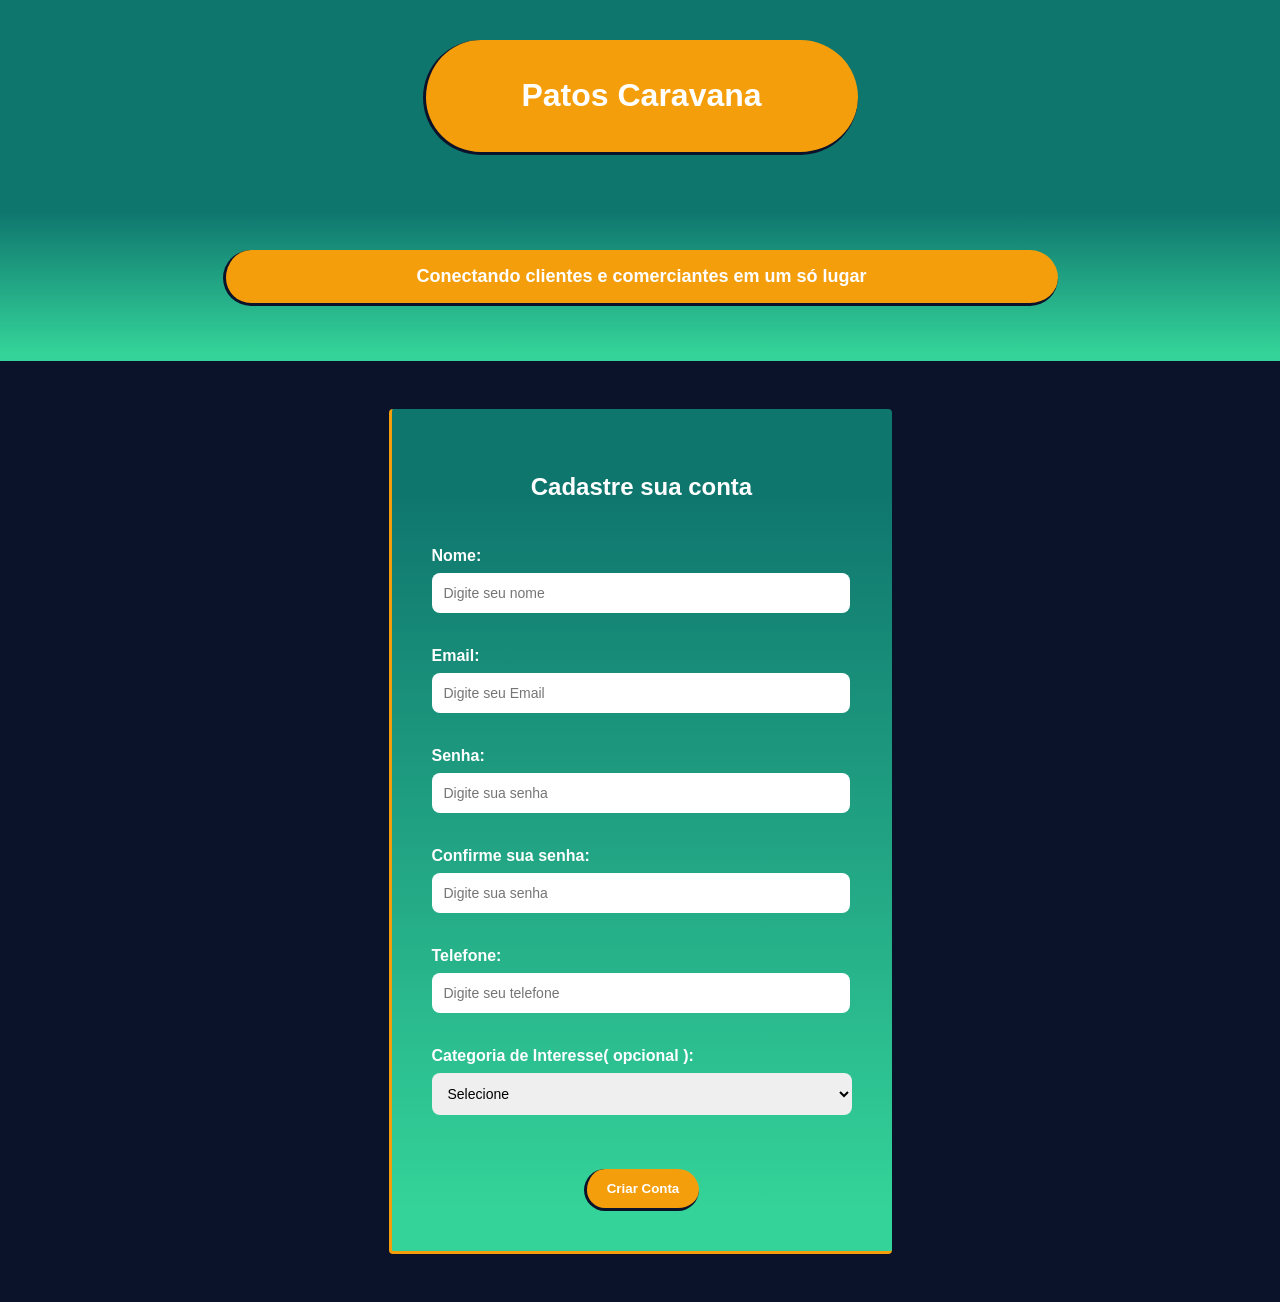
<file: CLIENTE/cadastroCliente.html>
<!DOCTYPE html>
<html lang="pt-BR">

<head>

    <meta charset="UTF-8">
    <meta name="viewport" content="width=device-width, initial-scale=1.0">
    <link rel="Stylesheet" href="cadastroCliente.css">
    <title>Criar Conta</title>

</head>

<body>

    <header>
        <div class="titulo">

            <h1>Patos Caravana</h1>

        </div>

    </header>

    <div class="slogan">
        <h2 class="subtitulo">
            Conectando clientes e comerciantes em um só lugar
        </h2>
    </div>

    <main>

        <form>

            <h3>

                Cadastre sua conta

            </h3>

            <div class="inputField">

                <label id="nome">Nome:</label><br>
                <input type="text" name="nome" id="nome" placeholder="Digite seu nome"><br><br>

            </div>

            <div class="inputField">

                <label id="email">Email:</label><br>
                <input type="email" name="email" id="email" placeholder="Digite seu Email"><br><br>

            </div>

            <div class="inputField">

                <label id="password">Senha:</label><br>
                <input type="password" name="password" id="password" placeholder="Digite sua senha"><br><br>

            </div>

            <div class="inputField">

                <label id="confirmarPassword">Confirme sua senha:</label><br>
                <input type="password" name="confirmarPassword" id="confirmarPassword"
                    placeholder="Digite sua senha"><br><br>

            </div>

            <div class="inputField">

                <label id="telefone">Telefone:</label><br>
                <input type="tel" name="telefone" id="telefone" placeholder="Digite seu telefone"><br><br>

            </div>

            <div class="inputField">

                <label id="interesse">Categoria de Interesse( opcional ):</label><br>
                <select name="categoria" id="interesse">

                    <option value="">Selecione</option>
                    <option value="alimentacao">Alimentação</option>
                    <option value="servicos">Serviços</option>
                    <option value="varejo">Varejo</option>

                </select><br><br>

            </div>

            <button type="button" onclick="window.location.href='../CLIENTE/paginaInicialCliente.html'">

                Criar Conta

            </button>


        </form>

    </main>

</body>

</html>
</file>
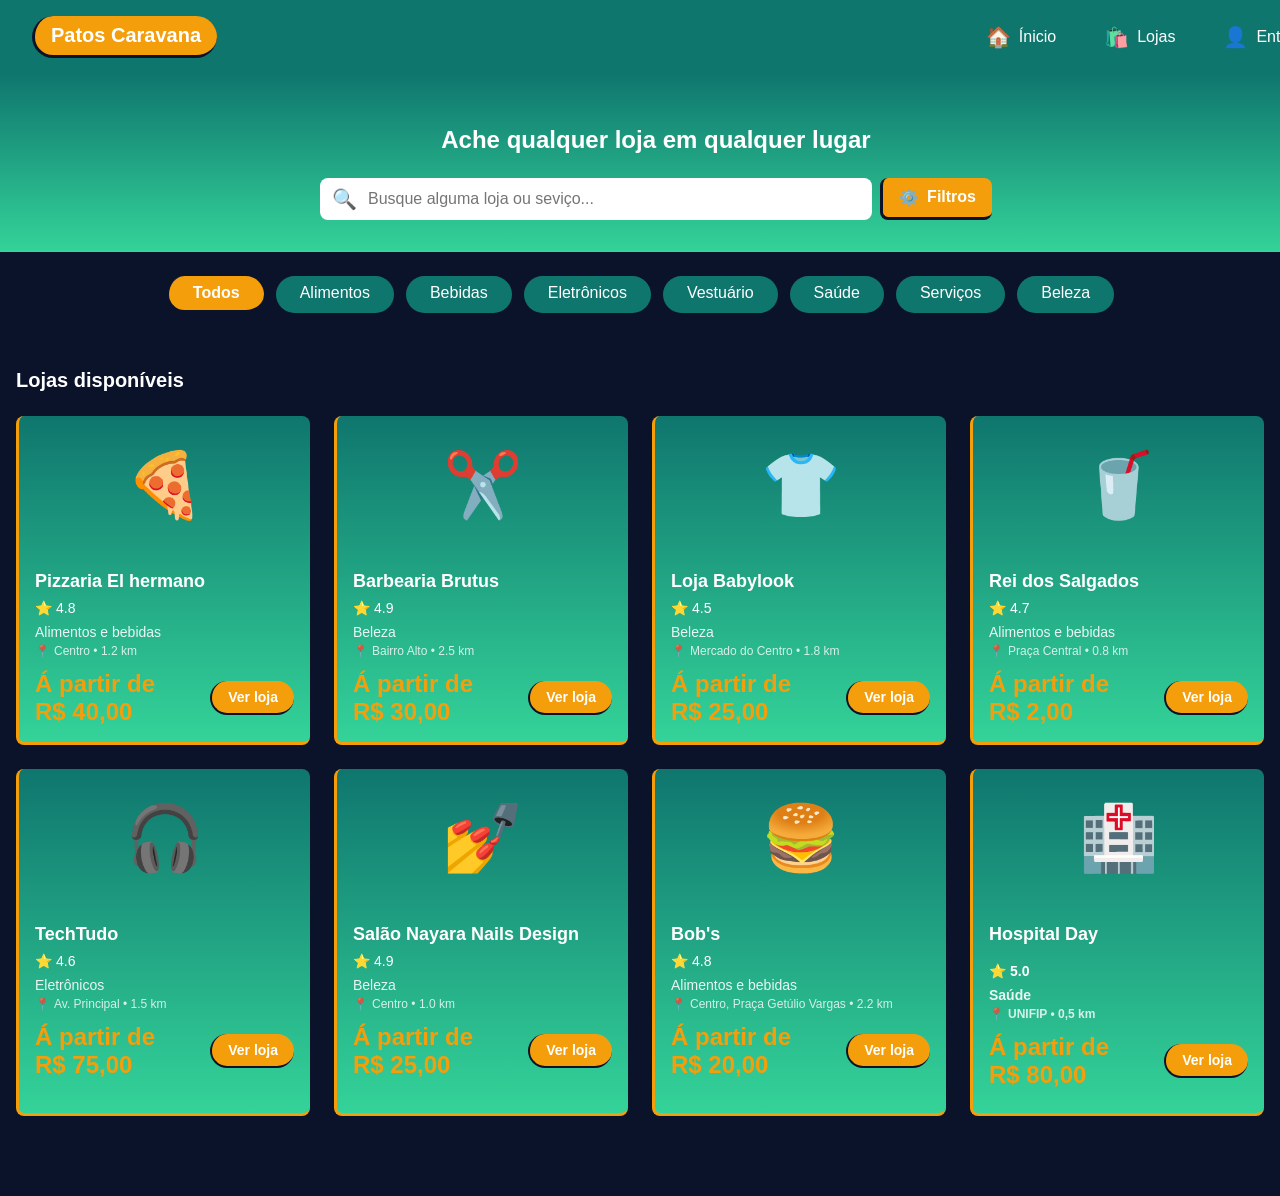
<file: CLIENTE/listagemLojas.html>
<!DOCTYPE html>
<html lang="pt-BR">

<head>

    <meta charset="UTF-8">
    <meta name="viewport" content="width=device-width, initial-scale=1.0">
    <link rel="stylesheet" href="listagemLojas.css">
    <title>Página Inicial</title>

</head>

<body>

    <header>

        <div class="headerContainer">

            <div class="logo">

                <h1>Patos Caravana</h1>

            </div>

            <nav class="menuRapido">

                <a href="../CLIENTE/paginaInicialCliente.html" class="botaoNav">

                    <span class="botaoNavIcone">🏠</span>
                    <span class="navTexto">Ínicio</span>

                </a>

                <a href="../CLIENTE/listagemLojas.html" class="botaoNav">

                    <span class="botaoNavIcone">🛍️</span>
                    <span class="navTexto">Lojas</span>

                </a>

                <a href="../paginaLogin.html" class="botaoNav">

                    <span class="botaoNavIcone">👤</span>
                    <span class="navTexto">Entrar</span>

                </a>

            </nav>

        </div>

    </header>

    <section class="busca">

        <div class="buscaContainer">

            <h2 class="buscaTitulo">Ache qualquer loja em qualquer lugar</h2>

            <div class="barraDeBusca">

                <div class="inputTexto">

                    <span class="buscaIcone">🔍</span>
                    <input type="text" placeholder="Busque alguma loja ou seviço...">

                </div>

                <a href="#" class="botaoFiltro">

                    <span class="botaoFiltroIcone">⚙️</span>
                    <span class="filtroTexto">Filtros</span>

                </a>

            </div>

        </div>

    </section>

    <section class="categorias">

        <div class="categoriasContainer">

            <a href="#" class="botaoCategoria ativo">Todos</a>
            <a href="#" class="botaoCategoria">Alimentos</a>
            <a href="#" class="botaoCategoria">Bebidas</a>
            <a href="#" class="botaoCategoria">Eletrônicos</a>
            <a href="#" class="botaoCategoria">Vestuário</a>
            <a href="#" class="botaoCategoria">Saúde</a>
            <a href="#" class="botaoCategoria">Serviços</a>
            <a href="#" class="botaoCategoria">Beleza</a>


        </div>

    </section>

    <main class="lojas">

        <div class="lojasContainer">

            <div class="lojasHeader">

                <h2>Lojas disponíveis</h2>

            </div>

            <!-- Item 1 -->

            <div class="lojasBlocos">

                <div class="lojaCard">

                    <div class="lojaIcone">🍕</div>

                    <div class="lojaInfo">

                        <h3 class="lojaNome">Pizzaria El hermano</h3>

                        <div class="lojaAvaliacao">

                            <span class="estrela">⭐</span>
                            <span>4.8</span>

                        </div>

                        <p class="lojaCategoria">Alimentos e bebidas</p>

                        <div class="lojaLocalizacao">

                            <span>📍</span>
                            <span>Centro • 1.2 km</span>

                        </div>

                        <div class="lojaFooter">

                            <div class="lojaPrecoContainer">

                                <p class="lojaPrecoTexto">Á partir de</p>
                                <p class="lojaPreco">R$ 40,00</p>
                                
                            </div>

                            <a href="../CLIENTE/paginaLojaInfos.html" class="botaoVerLoja">Ver loja</a>

                        </div>

                    </div>

                </div>

                <!-- Item 2 -->

                <div class="lojaCard">

                    <div class="lojaIcone">✂️</div>

                    <div class="lojaInfo">

                        <h3 class="lojaNome">Barbearia Brutus</h3>

                        <div class="lojaAvaliacao">

                            <span class="estrela">⭐</span>
                            <span>4.9</span>

                        </div>

                        <p class="lojaCategoria">Beleza</p>

                        <div class="lojaLocalizacao">

                            <span>📍</span>
                            <span>Bairro Alto • 2.5 km</span>

                        </div>

                        <div class="lojaFooter">

                            <div class="lojaPrecoContainer">

                                <p class="lojaPrecoTexto">Á partir de</p>
                                <p class="lojaPreco">R$ 30,00</p>
                                
                            </div>

                            <a href="../CLIENTE/paginaLojaInfos.html" class="botaoVerLoja">Ver loja</a>

                        </div>

                    </div>

                </div>

                <!-- Item 3 -->

                <div class="lojaCard">

                    <div class="lojaIcone">👕</div>

                    <div class="lojaInfo">

                        <h3 class="lojaNome">Loja Babylook</h3>

                        <div class="lojaAvaliacao">

                            <span class="estrela">⭐</span>
                            <span>4.5</span>

                        </div>

                        <p class="lojaCategoria">Beleza</p>

                        <div class="lojaLocalizacao">

                            <span>📍</span>
                            <span>Mercado do Centro • 1.8 km</span>

                        </div>

                        <div class="lojaFooter">

                            <div class="lojaPrecoContainer">

                                <p class="lojaPrecoTexto">Á partir de</p>
                                <p class="lojaPreco">R$ 25,00</p>
                                
                            </div>

                            <a href="../CLIENTE/paginaLojaInfos.html" class="botaoVerLoja">Ver loja</a>

                        </div>

                    </div>

                </div>

                <!-- Item 4 -->

                <div class="lojaCard">

                    <div class="lojaIcone">🥤</div>

                    <div class="lojaInfo">

                        <h3 class="lojaNome">Rei dos Salgados</h3>

                        <div class="lojaAvaliacao">

                            <span class="estrela">⭐</span>
                            <span>4.7</span>

                        </div>

                        <p class="lojaCategoria">Alimentos e bebidas</p>

                        <div class="lojaLocalizacao">

                            <span>📍</span>
                            <span>Praça Central • 0.8 km</span>

                        </div>

                        <div class="lojaFooter">

                            <div class="lojaPrecoContainer">

                                <p class="lojaPrecoTexto">Á partir de</p>
                                <p class="lojaPreco">R$ 2,00</p>
                                
                            </div>

                            <a href="../CLIENTE/paginaLojaInfos.html" class="botaoVerLoja">Ver loja</a>

                        </div>

                    </div>

                </div>

                <!-- Item 5 -->

                <div class="lojaCard">

                    <div class="lojaIcone">🎧</div>

                    <div class="lojaInfo">

                        <h3 class="lojaNome">TechTudo</h3>

                        <div class="lojaAvaliacao">

                            <span class="estrela">⭐</span>
                            <span>4.6</span>

                        </div>

                        <p class="lojaCategoria">Eletrônicos</p>

                        <div class="lojaLocalizacao">

                            <span>📍</span>
                            <span>Av. Principal • 1.5 km</span>

                        </div>

                        <div class="lojaFooter">

                            <div class="lojaPrecoContainer">

                                <p class="lojaPrecoTexto">Á partir de</p>
                                <p class="lojaPreco">R$ 75,00</p>
                                
                            </div>

                            <a href="../CLIENTE/paginaLojaInfos.html" class="botaoVerLoja">Ver loja</a>

                        </div>

                    </div>

                </div>

                <!-- Item 6 -->

                <div class="lojaCard">

                    <div class="lojaIcone">💅</div>

                    <div class="lojaInfo">

                        <h3 class="lojaNome">Salão Nayara Nails Design</h3>

                        <div class="lojaAvaliacao">

                            <span class="estrela">⭐</span>
                            <span>4.9</span>

                        </div>

                        <p class="lojaCategoria">Beleza</p>

                        <div class="lojaLocalizacao">

                            <span>📍</span>
                            <span>Centro • 1.0 km</span>

                        </div>

                        <div class="lojaFooter">

                            <div class="lojaPrecoContainer">

                                <p class="lojaPrecoTexto">Á partir de</p>
                                <p class="lojaPreco">R$ 25,00</p>
                                
                            </div>

                            <a href="../CLIENTE/paginaLojaInfos.html" class="botaoVerLoja">Ver loja</a>

                        </div>

                    </div>

                </div>

                <!-- Item 7 -->

                <div class="lojaCard">

                    <div class="lojaIcone">🍔</div>

                    <div class="lojaInfo">

                        <h3 class="lojaNome">Bob's</h3>

                        <div class="lojaAvaliacao">

                            <span class="estrela">⭐</span>
                            <span>4.8</span>

                        </div>

                        <p class="lojaCategoria">Alimentos e bebidas</p>

                        <div class="lojaLocalizacao">

                            <span>📍</span>
                            <span>Centro, Praça Getúlio Vargas • 2.2 km</span>
                        </div>

                        <div class="lojaFooter">

                            <div class="lojaPrecoContainer">

                                <p class="lojaPrecoTexto">Á partir de</p>
                                <p class="lojaPreco">R$ 20,00</p>
                                
                            </div>

                            <a href="../CLIENTE/paginaLojaInfos.html" class="botaoVerLoja">Ver loja</a>

                        </div>

                    </div>

                </div>

                <!-- Item 8 -->

                <div class="lojaCard">

                    <div class="lojaIcone">🏥</div>

                    <div class="lojaInfo">

                        <h3 class="lojaNome">Hospital Day</p>

                        <div class="lojaAvaliacao">

                            <span class="estrela">⭐</span>
                            <span>5.0</span>

                        </div>

                        <p class="lojaCategoria">Saúde</p>

                        <div class="lojaLocalizacao">

                            <span>📍</span>
                            <span>UNIFIP • 0,5 km</span>

                        </div>

                        <div class="lojaFooter">

                            <div class="lojaPrecoContainer">

                                <p class="lojaPrecoTexto">Á partir de</p>
                                <p class="lojaPreco">R$ 80,00</p>
                                
                            </div>

                            <a href="../CLIENTE/paginaLojaInfos.html" class="botaoVerLoja">Ver loja</a>

                        </div>

                    </div>

                </div>

            </div>

        </div>

    </main>

</body>
</file>
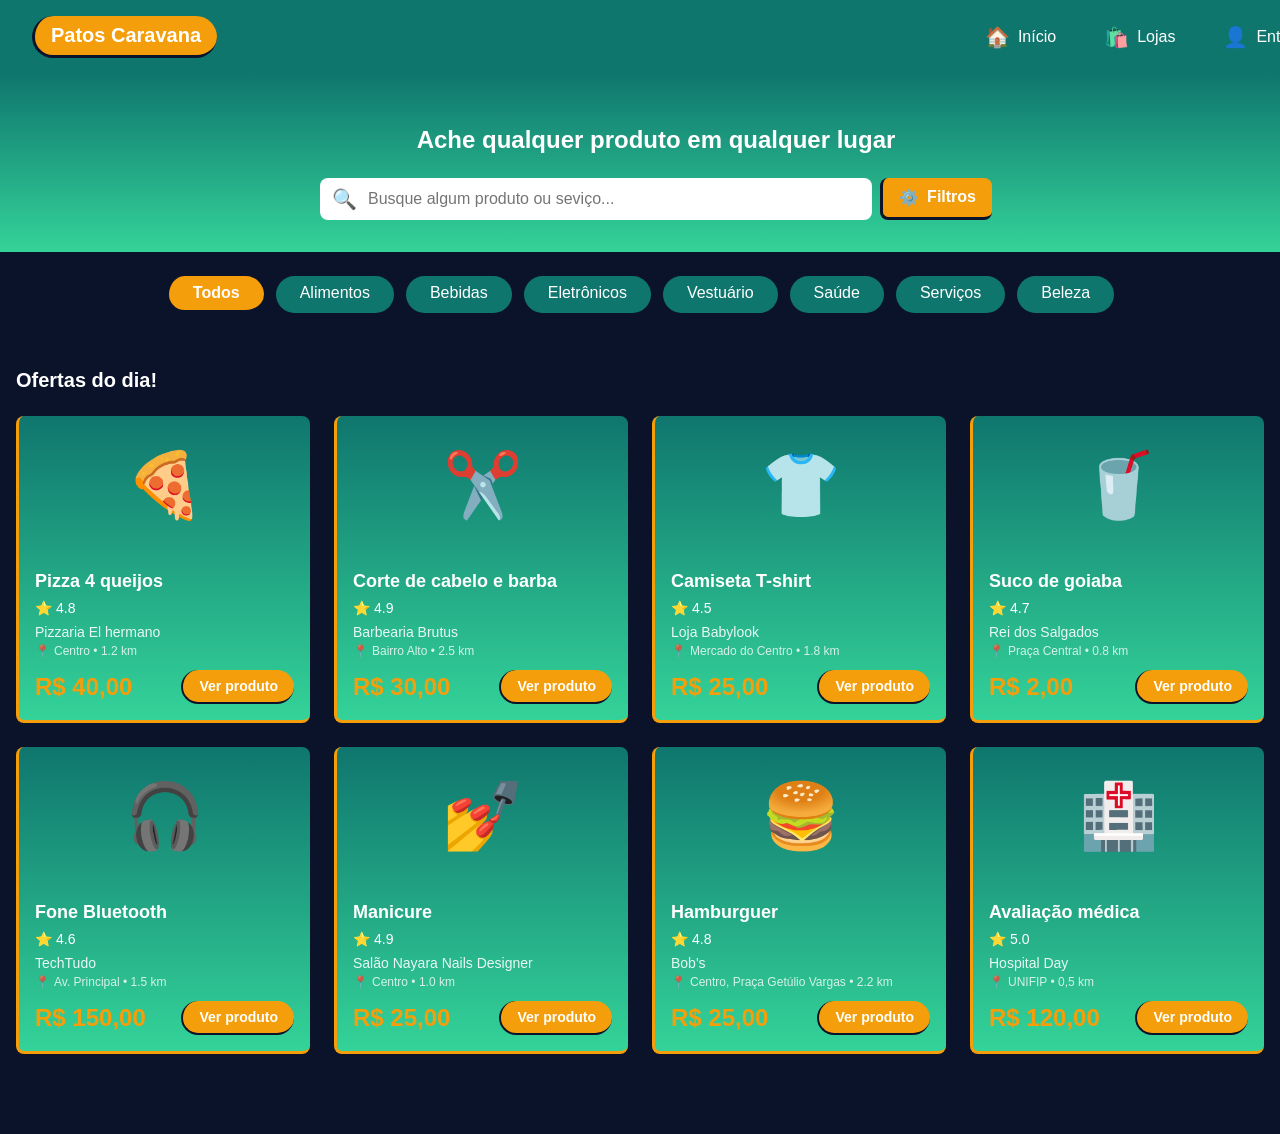
<file: CLIENTE/paginaInicialCliente.html>
<!DOCTYPE html>
<html lang="pt-BR">

<head>

    <meta charset="UTF-8">
    <meta name="viewport" content="width=device-width, initial-scale=1.0">
    <link rel="stylesheet" href="paginaInicialCliente.css">
    <title>Página Inicial</title>

</head>

<body>

    <header>

        <div class="headerContainer">

            <div class="logo">

                <h1>Patos Caravana</h1>

            </div>

            <nav class="menuRapido">

                <a href="../CLIENTE/paginaInicialCliente.html" class="botaoNav">

                    <span class="botaoNavIcone">🏠</span>
                    <span class="navTexto">Início</span>

                </a>

                <a href="../CLIENTE/listagemLojas.html" class="botaoNav">

                    <span class="botaoNavIcone">🛍️</span>
                    <span class="navTexto">Lojas</span>

                </a>

                <a href="../paginaLogin.html" class="botaoNav">

                    <span class="botaoNavIcone">👤</span>
                    <span class="navTexto">Entrar</span>

                </a>

            </nav>

        </div>

    </header>

    <section class="busca">

        <div class="buscaContainer">

            <h2 class="buscaTitulo">Ache qualquer produto em qualquer lugar</h2>

            <div class="barraDeBusca">

                <div class="inputTexto">

                    <span class="buscaIcone">🔍</span>
                    <input type="text" placeholder="Busque algum produto ou seviço...">

                </div>

                <a href="#" class="botaoFiltro">

                    <span class="botaoFiltroIcone">⚙️</span>
                    <span class="filtroTexto">Filtros</span>

                </a>

            </div>

        </div>

    </section>

    <section class="categorias">

        <div class="categoriasContainer">

            <a href="#" class="botaoCategoria ativo">Todos</a>
            <a href="#" class="botaoCategoria">Alimentos</a>
            <a href="#" class="botaoCategoria">Bebidas</a>
            <a href="#" class="botaoCategoria">Eletrônicos</a>
            <a href="#" class="botaoCategoria">Vestuário</a>
            <a href="#" class="botaoCategoria">Saúde</a>
            <a href="#" class="botaoCategoria">Serviços</a>
            <a href="#" class="botaoCategoria">Beleza</a>


        </div>

    </section>

    <main class="produtos">

        <div class="produtosContainer">

            <div class="produtosHeader">

                <h2>Ofertas do dia!</h2>

            </div>

            <!-- Item 1 -->

            <div class="produtosBlocos">

                <div class="produtoCard">

                    <div class="produtoIcone">🍕</div>

                    <div class="produtoInfo">

                        <h3 class="produtoNome">Pizza 4 queijos</h3>

                        <div class="produtoAvaliacao">

                            <span class="estrela">⭐</span>
                            <span>4.8</span>

                        </div>

                        <p class="produtoEstabelecimento">Pizzaria El hermano</p>

                        <div class="produtoLocalizacao">

                            <span>📍</span>
                            <span>Centro • 1.2 km</span>

                        </div>

                        <div class="produtoFooter">

                            <p class="produtoPreco">R$ 40,00</p>
                            <a href="../CLIENTE/produtoInfo.html" class="botaoVerProduto">Ver produto</a>

                        </div>

                    </div>

                </div>

                <!-- Item 2 -->

                <div class="produtoCard">

                    <div class="produtoIcone">✂️</div>

                    <div class="produtoInfo">

                        <h3 class="produtoNome">Corte de cabelo e barba</h3>

                        <div class="produtoAvaliacao">

                            <span class="estrela">⭐</span>
                            <span>4.9</span>

                        </div>

                        <p class="produtoEstabelecimento">Barbearia Brutus</p>

                        <div class="produtoLocalizacao">

                            <span>📍</span>
                            <span>Bairro Alto • 2.5 km</span>

                        </div>

                        <div class="produtoFooter">

                            <p class="produtoPreco">R$ 30,00</p>
                            <a href="../CLIENTE/produtoInfo.html" class="botaoVerProduto">Ver produto</a>

                        </div>

                    </div>

                </div>

                <!-- Item 3 -->

                <div class="produtoCard">

                    <div class="produtoIcone">👕</div>

                    <div class="produtoInfo">

                        <h3 class="produtoNome">Camiseta T-shirt</h3>

                        <div class="produtoAvaliacao">

                            <span class="estrela">⭐</span>
                            <span>4.5</span>

                        </div>

                        <p class="produtoEstabelecimento">Loja Babylook</p>

                        <div class="produtoLocalizacao">

                            <span>📍</span>
                            <span>Mercado do Centro • 1.8 km</span>

                        </div>

                        <div class="produtoFooter">

                            <p class="produtoPreco">R$ 25,00</p>
                            <a href="../CLIENTE/produtoInfo.html" class="botaoVerProduto">Ver produto</a>

                        </div>

                    </div>

                </div>

                <!-- Item 4 -->

                <div class="produtoCard">

                    <div class="produtoIcone">🥤</div>

                    <div class="produtoInfo">

                        <h3 class="produtoNome">Suco de goiaba</h3>

                        <div class="produtoAvaliacao">

                            <span class="estrela">⭐</span>
                            <span>4.7</span>

                        </div>

                        <p class="produtoEstabelecimento">Rei dos Salgados</p>

                        <div class="produtoLocalizacao">

                            <span>📍</span>
                            <span>Praça Central • 0.8 km</span>

                        </div>

                        <div class="produtoFooter">

                            <p class="produtoPreco">R$ 2,00</p>
                            <a href="../CLIENTE/produtoInfo.html" class="botaoVerProduto">Ver produto</a>

                        </div>

                    </div>

                </div>

                <!-- Item 5 -->

                <div class="produtoCard">

                    <div class="produtoIcone">🎧</div>

                    <div class="produtoInfo">

                        <h3 class="produtoNome">Fone Bluetooth</h3>

                        <div class="produtoAvaliacao">

                            <span class="estrela">⭐</span>
                            <span>4.6</span>

                        </div>

                        <p class="produtoEstabelecimento">TechTudo</p>

                        <div class="produtoLocalizacao">

                            <span>📍</span>
                            <span>Av. Principal • 1.5 km</span>

                        </div>

                        <div class="produtoFooter">

                            <p class="produtoPreco">R$ 150,00</p>
                            <a href="../CLIENTE/produtoInfo.html" class="botaoVerProduto">Ver produto</a>

                        </div>

                    </div>

                </div>

                <!-- Item 6 -->

                <div class="produtoCard">

                    <div class="produtoIcone">💅</div>

                    <div class="produtoInfo">

                        <h3 class="produtoNome">Manicure</h3>

                        <div class="produtoAvaliacao">

                            <span class="estrela">⭐</span>
                            <span>4.9</span>

                        </div>

                        <p class="produtoEstabelecimento">Salão Nayara Nails Designer</p>

                        <div class="produtoLocalizacao">

                            <span>📍</span>
                            <span>Centro • 1.0 km</span>

                        </div>

                        <div class="produtoFooter">

                            <p class="produtoPreco">R$ 25,00</p>
                            <a href="../CLIENTE/produtoInfo.html" class="botaoVerProduto">Ver produto</a>

                        </div>

                    </div>

                </div>

                <!-- Item 7 -->

                <div class="produtoCard">

                    <div class="produtoIcone">🍔</div>

                    <div class="produtoInfo">

                        <h3 class="produtoNome">Hamburguer</h3>

                        <div class="produtoAvaliacao">

                            <span class="estrela">⭐</span>
                            <span>4.8</span>

                        </div>

                        <p class="produtoEstabelecimento">Bob's</p>

                        <div class="produtoLocalizacao">

                            <span>📍</span>
                            <span>Centro, Praça Getúlio Vargas • 2.2 km</span>
                        </div>

                        <div class="produtoFooter">

                            <p class="produtoPreco">R$ 25,00</p>
                            <a href="../CLIENTE/produtoInfo.html" class="botaoVerProduto">Ver produto</a>

                        </div>

                    </div>

                </div>

                <!-- Item 8 -->

                <div class="produtoCard">

                    <div class="produtoIcone">🏥</div>

                    <div class="produtoInfo">

                        <h3 class="produtoNome">Avaliação médica</h3>

                        <div class="produtoAvaliacao">

                            <span class="estrela">⭐</span>
                            <span>5.0</span>

                        </div>

                        <p class="produtoEstabelecimento">Hospital Day</p>

                        <div class="produtoLocalizacao">

                            <span>📍</span>
                            <span>UNIFIP • 0,5 km</span>

                        </div>

                        <div class="produtoFooter">

                            <p class="produtoPreco">R$ 120,00</p>
                            <a href="../CLIENTE/produtoInfo.html" class="botaoVerProduto">Ver produto</a>

                        </div>

                    </div>

                </div>

            </div>

        </div>

    </main>

</body>
</file>
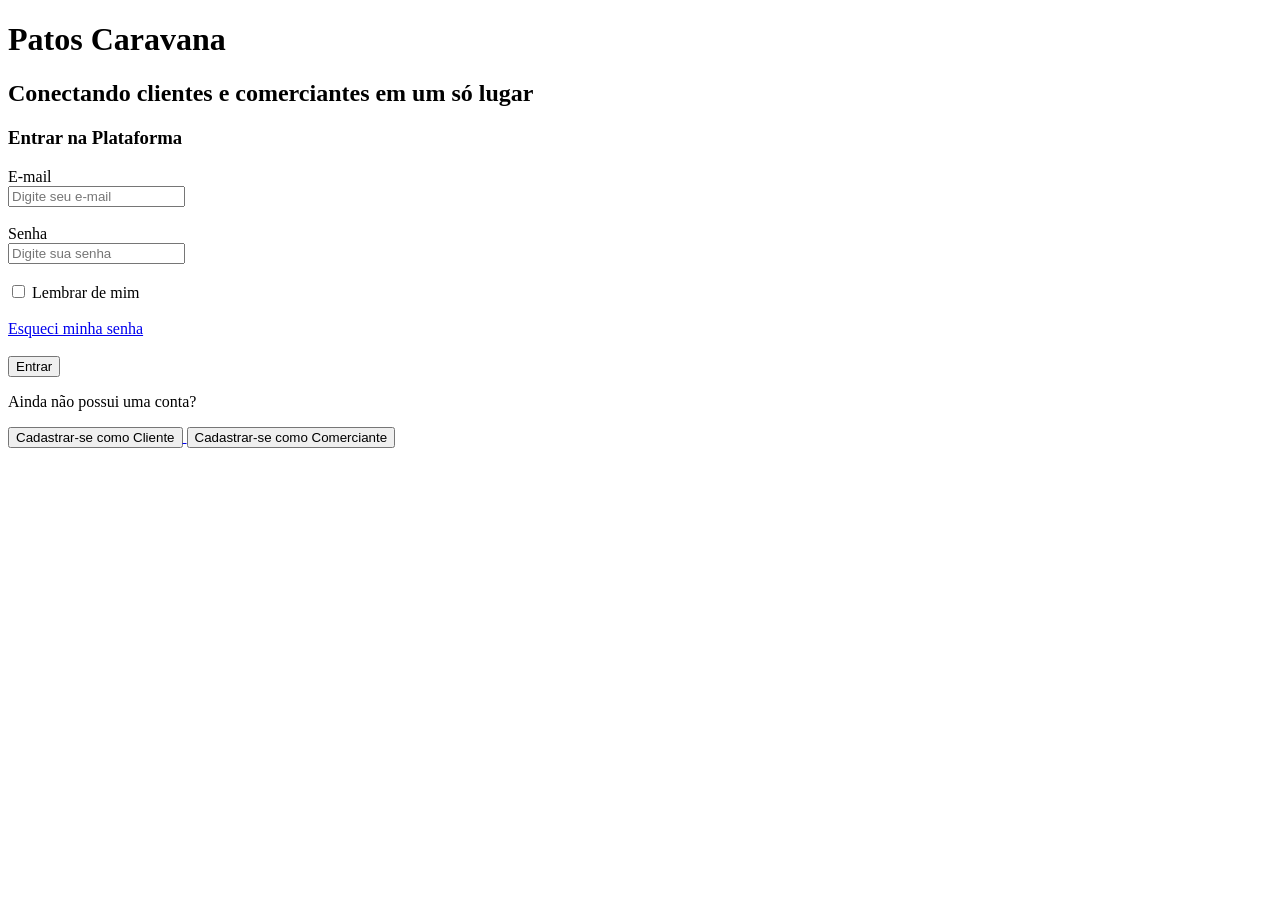
<file: CLIENTE/paginaLogin.html>
<!DOCTYPE html>
<html lang="pt-BR">
<head>
    <meta charset="UTF-8">
    <title>Login - Patos Caravana</title>
</head>
<body>

    <header>

        <h1 class="titulo">Patos Caravana</h1>

        <section class="slogan">
            <h2 class="subtitulo">
                Conectando clientes e comerciantes em um só lugar
            </h2>
        </section>

    </header>

    <main>

        <div class="container">

            <section class="card">

                <h3 class="cardTitulo">Entrar na Plataforma</h3>

                <form class="formulario">

                    <div class="campo">
                        <label for="email">E-mail</label><br>
                        <input 
                            type="email" 
                            id="email" 
                            name="email" 
                            placeholder="Digite seu e-mail"
                            required
                        >
                    </div>

                    <br>

                    <div class="campo">
                        <label for="senha">Senha</label><br>
                        <input 
                            type="password" 
                            id="senha" 
                            name="senha" 
                            placeholder="Digite sua senha"
                            required
                        >
                    </div>

                    <br>

                    <div class="opcoes">
                        <input 
                            type="checkbox" 
                            id="lembrar" 
                            name="lembrar"
                        >
                        <label for="lembrar">Lembrar de mim</label>
                    </div>

                    <br>

                    <div class="recuperarSenha">
                        <a href="#">Esqueci minha senha</a>
                    </div>

                </form>

                <br>

                <a href="paginaInicial">

                    <button class="fazerLogin">
                        Entrar
                    </button>

                </a>

                <section class="cadastrarConta">

                    <p class="cta">
                        Ainda não possui uma conta?
                    </p>

                    <div class="botoes">

                        <a href="cadastroCliente.html">

                            <button class="cadastrarCliente">
                                Cadastrar-se como Cliente
                            </button>

                        </a>
                        
                        <a href="cadastroComerciante.html">

                            <button class="cadastrarComerciante">
                                Cadastrar-se como Comerciante
                            </button>

                        </a>

                    </div>

                </section>

            </section>

        </div>

    </main>

</body>
</html>
</file>
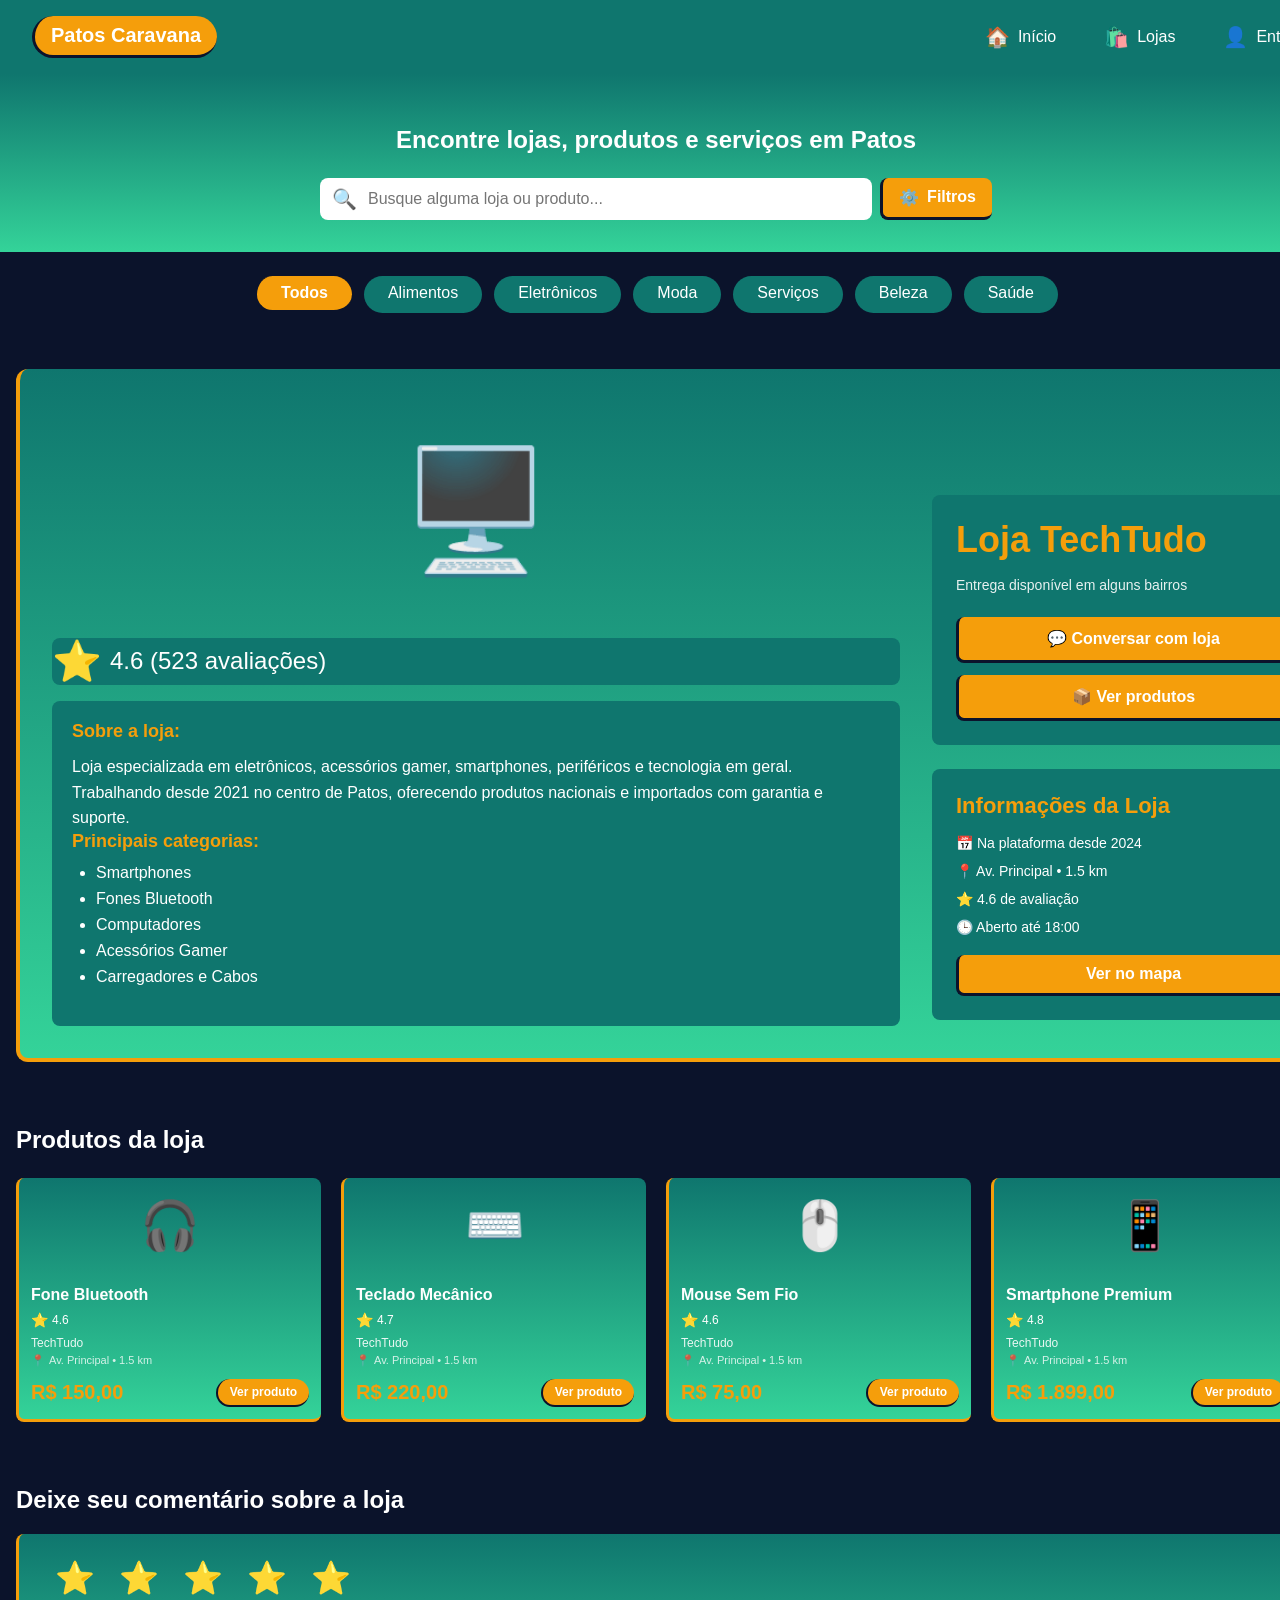
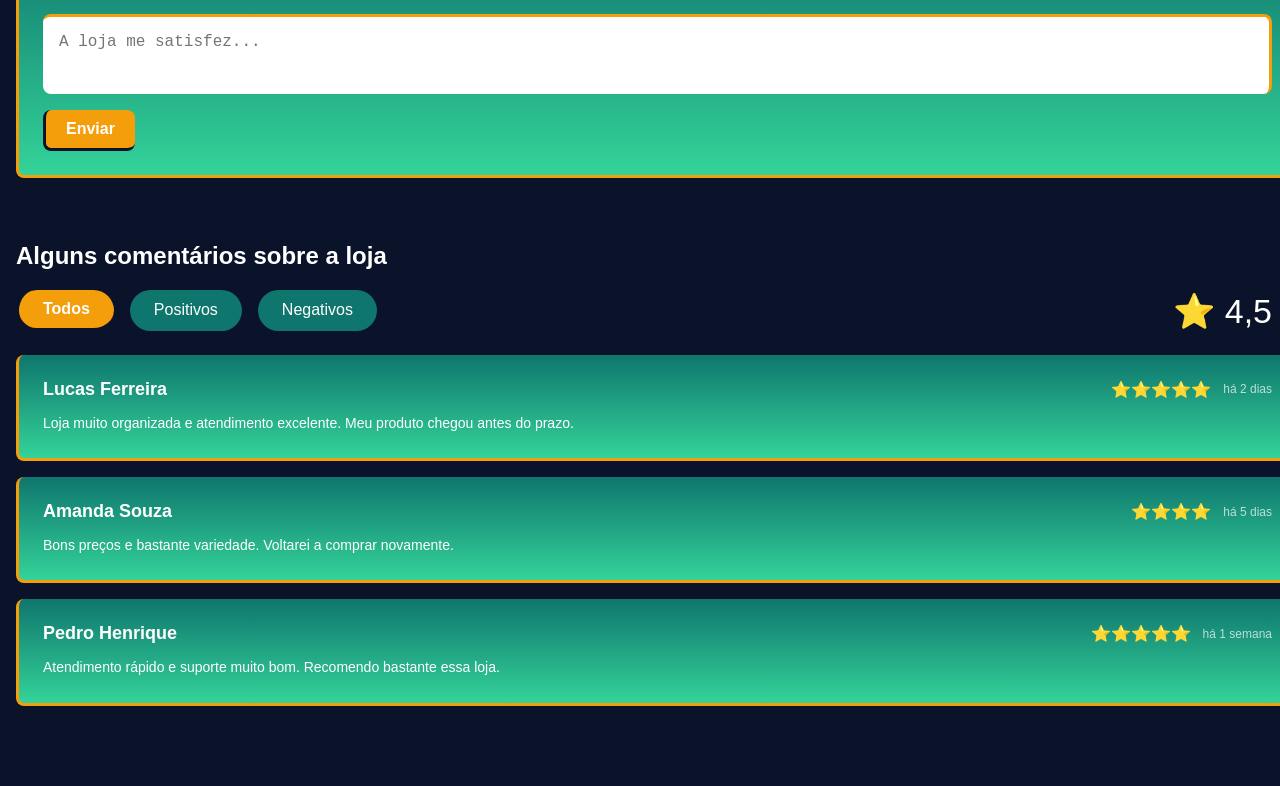
<file: CLIENTE/paginaLojaInfos.html>
<!DOCTYPE html>
<html lang="pt-BR">

<head>

    <meta charset="UTF-8">
    <meta name="viewport" content="width=device-width, initial-scale=1.0">
    <title>Loja - Patos Caravana</title>
    <link rel="stylesheet" href="paginaLojaInfos.css">

</head>

<body>

    <header>

        <div class="headerContainer">

            <div class="logo">
                <h1>Patos Caravana</h1>
            </div>

            <nav class="menuRapido">

                <a href="../CLIENTE/paginaInicialCliente.html" class="botaoNav">

                    <span class="botaoNavIcone">🏠</span>
                    <span class="navTexto">Início</span>

                </a>

                <a href="../CLIENTE/listagemLojas.html" class="botaoNav">

                    <span class="botaoNavIcone">🛍️</span>
                    <span class="navTexto">Lojas</span>

                </a>

                <a href="../paginaLogin.html" class="botaoNav">

                    <span class="botaoNavIcone">👤</span>
                    <span class="navTexto">Entrar</span>

                </a>

            </nav>

        </div>

    </header>

    <section class="busca">

        <div class="buscaContainer">

            <h2 class="buscaTitulo">
                Encontre lojas, produtos e serviços em Patos
            </h2>

            <div class="barraDeBusca">

                <div class="inputTexto">

                    <span class="buscaIcone">🔍</span>

                    <input type="text" placeholder="Busque alguma loja ou produto...">

                </div>

                <a href="#" class="botaoFiltro">

                    <span class="botaoFiltroIcone">⚙️</span>
                    <span class="filtroTexto">Filtros</span>

                </a>

            </div>

        </div>

    </section>

    <section class="categorias">

        <div class="categoriasContainer">

            <a href="#" class="botaoCategoria ativo">Todos</a>
            <a href="#" class="botaoCategoria">Alimentos</a>
            <a href="#" class="botaoCategoria">Eletrônicos</a>
            <a href="#" class="botaoCategoria">Moda</a>
            <a href="#" class="botaoCategoria">Serviços</a>
            <a href="#" class="botaoCategoria">Beleza</a>
            <a href="#" class="botaoCategoria">Saúde</a>

        </div>

    </section>

    <main class="informacoes">

        <div class="informacoesCard">

            <div class="lojaConteudo">

                <div class="lojaEsquerda">

                    <div class="detalhesLojaContainer">

                        <div class="imagemLoja">
                            🖥️
                        </div>

                        <div class="avaliacao">

                            <span class="estrela">⭐</span>
                            <span>4.6 (523 avaliações)</span>

                        </div>

                        <div class="especificacoesLoja">

                            <h4>
                                Sobre a loja:
                            </h4>

                            <p>
                                Loja especializada em eletrônicos,
                                acessórios gamer, smartphones,
                                periféricos e tecnologia em geral.
                            </p>

                            <p>
                                Trabalhando desde 2021 no centro de Patos,
                                oferecendo produtos nacionais e importados
                                com garantia e suporte.
                            </p>

                            <h4>
                                Principais categorias:
                            </h4>

                            <ul>

                                <li>Smartphones</li>
                                <li>Fones Bluetooth</li>
                                <li>Computadores</li>
                                <li>Acessórios Gamer</li>
                                <li>Carregadores e Cabos</li>

                            </ul>

                        </div>

                    </div>

                </div>

                <div class="lojaDireita">

                    <div class="infosCompraContainer">

                        <h4 class="tituloLoja">
                            Loja TechTudo
                        </h4>

                        <span class="opcoesLoja">
                            Entrega disponível em alguns bairros
                        </span>

                        <div class="botoesAcoes">

                            <button class="chatComVendedor">
                                💬 Conversar com loja
                            </button>

                            <button class="verProdutos" onclick="location.href='#produtos'">
                                📦 Ver produtos
                            </button>

                        </div>

                    </div>

                    <div class="perfilLojaContainer">

                        <h4>
                            Informações da Loja
                        </h4>

                        <div class="infosLoja">

                            <span class="dataDeEntradaLoja">
                                📅 Na plataforma desde 2024
                            </span>

                            <span class="localizacaoLoja">
                                📍 Av. Principal • 1.5 km
                            </span>
                            <span class="avaliacaoLoja">
                                ⭐ 4.6 de avaliação
                            </span>

                            <span class="horarioLoja">
                                🕒 Aberto até 18:00
                            </span>

                            <button class="verLoja">
                                Ver no mapa
                            </button>

                        </div>

                    </div>

                </div>

            </div>

        </div>

    </main>

    <section id="produtos">

        <div class="produtosBlocos">

            <div class="produtosHeader">

                <h2>
                    Produtos da loja
                </h2>

            </div>

            <div class="produtosGrid">

                <div class="produtoCard">

                    <div class="produtoIcone">🎧</div>

                    <div class="produtoInfo">

                        <h5 class="produtoNome">
                            Fone Bluetooth
                        </h5>

                        <div class="produtoAvaliacao">

                            <span class="estrela">⭐</span>
                            <span>4.6</span>

                        </div>

                        <p class="produtoEstabelecimento">
                            TechTudo
                        </p>

                        <div class="produtoLocalizacao">

                            <span>📍</span>
                            <span>Av. Principal • 1.5 km</span>

                        </div>

                        <div class="produtoFooter">

                            <p class="produtoPreco">
                                R$ 150,00
                            </p>

                            <a href="../CLIENTE/produtoInfo.html" class="botaoVerProduto">
                                Ver produto
                            </a>

                        </div>

                    </div>

                </div>

                <div class="produtoCard">

                    <div class="produtoIcone">⌨️</div>

                    <div class="produtoInfo">

                        <h5 class="produtoNome">
                            Teclado Mecânico
                        </h5>

                        <div class="produtoAvaliacao">

                            <span class="estrela">⭐</span>
                            <span>4.7</span>

                        </div>

                        <p class="produtoEstabelecimento">
                            TechTudo
                        </p>

                        <div class="produtoLocalizacao">

                            <span>📍</span>
                            <span>Av. Principal • 1.5 km</span>

                        </div>

                        <div class="produtoFooter">

                            <p class="produtoPreco">
                                R$ 220,00
                            </p>

                            <a href="../CLIENTE/produtoInfo.html" class="botaoVerProduto">
                                Ver produto
                            </a>

                        </div>

                    </div>

                </div>

                <div class="produtoCard">

                    <div class="produtoIcone">🖱️</div>

                    <div class="produtoInfo">

                        <h5 class="produtoNome">
                            Mouse Sem Fio
                        </h5>

                        <div class="produtoAvaliacao">

                            <span class="estrela">⭐</span>
                            <span>4.6</span>

                        </div>

                        <p class="produtoEstabelecimento">
                            TechTudo
                        </p>

                        <div class="produtoLocalizacao">

                            <span>📍</span>
                            <span>Av. Principal • 1.5 km</span>

                        </div>

                        <div class="produtoFooter">

                            <p class="produtoPreco">
                                R$ 75,00
                            </p>

                            <a href="../CLIENTE/produtoInfo.html" class="botaoVerProduto">
                                Ver produto
                            </a>

                        </div>

                    </div>

                </div>

                <div class="produtoCard">

                    <div class="produtoIcone">📱</div>

                    <div class="produtoInfo">

                        <h5 class="produtoNome">
                            Smartphone Premium
                        </h5>

                        <div class="produtoAvaliacao">

                            <span class="estrela">⭐</span>
                            <span>4.8</span>

                        </div>

                        <p class="produtoEstabelecimento">
                            TechTudo
                        </p>

                        <div class="produtoLocalizacao">

                            <span>📍</span>
                            <span>Av. Principal • 1.5 km</span>

                        </div>

                        <div class="produtoFooter">

                            <p class="produtoPreco">
                                R$ 1.899,00
                            </p>

                            <a href="../CLIENTE/produtoInfo.html" class="botaoVerProduto">
                                Ver produto
                            </a>

                        </div>

                    </div>

                </div>

            </div>

        </div>

    </section>

    <section class="comentarios">

        <article class="comentarioAvaliacao">
            <div class="comentariosHeaderContainer">
                <h3 class="comentariosTitulo">Deixe seu comentário sobre a loja</h3>
            </div>

            <div class="comentariosContainer">
                <div class="comentarioCard">
                    <div class="estrelasAvaliacaoBloco">
                        <button class="botaoEstrelaAvaliacao">⭐</button>
                        <button class="botaoEstrelaAvaliacao">⭐</button>
                        <button class="botaoEstrelaAvaliacao">⭐</button>
                        <button class="botaoEstrelaAvaliacao">⭐</button>
                        <button class="botaoEstrelaAvaliacao">⭐</button>
                    </div>

                    <div class="avaliacaoContainer">
                        <textarea name="avaliacaoUsuario" id="textoComentarioAvaliacao"
                            placeholder="A loja me satisfez..."></textarea>
                        <button class="botaoEnviarAvaliacao">Enviar</button>
                    </div>
                </div>
            </div>
        </article>

        <div class="comentariosHeaderContainer">
            <div class="categoriasComentarioBloco">
                <h3 class="comentariosTitulo">Alguns comentários sobre a loja</h3>

                <span id="botoesCategoria">
                    <button class="botaoComentario ativo">Todos</button>
                    <button class="botaoComentario">Positivos</button>
                    <button class="botaoComentario">Negativos</button>
                </span>
            </div>

            <span class="mediaAvaliacoes">
                <span id="estrelaMediaAvalicao">⭐</span>
                <span id="numeroMediaAvaliacao">4,5</span>
            </span>

        </div>

        <div class="comentariosContainer">

            <div class="comentariosBloco">

                <div class="comentarioCard">

                    <div class="comentarioHeader">

                        <h4 class="comentarioAutor">
                            Lucas Ferreira
                        </h4>

                        <div class="estrelasComentarioContainer">

                            <span class="estrelasComentario">
                                ⭐⭐⭐⭐⭐
                            </span>

                            <span class="dataComentario">
                                há 2 dias
                            </span>

                        </div>

                    </div>

                    <p class="comentarioTexto">
                        Loja muito organizada e atendimento excelente.
                        Meu produto chegou antes do prazo.
                    </p>

                </div>

                <div class="comentarioCard">

                    <div class="comentarioHeader">

                        <h4 class="comentarioAutor">
                            Amanda Souza
                        </h4>

                        <div class="estrelasComentarioContainer">

                            <span class="estrelasComentario">
                                ⭐⭐⭐⭐
                            </span>

                            <span class="dataComentario">
                                há 5 dias
                            </span>

                        </div>

                    </div>

                    <p class="comentarioTexto">
                        Bons preços e bastante variedade.
                        Voltarei a comprar novamente.
                    </p>

                </div>

                <div class="comentarioCard">

                    <div class="comentarioHeader">

                        <h4 class="comentarioAutor">
                            Pedro Henrique
                        </h4>

                        <div class="estrelasComentarioContainer">

                            <span class="estrelasComentario">
                                ⭐⭐⭐⭐⭐
                            </span>

                            <span class="dataComentario">
                                há 1 semana
                            </span>

                        </div>

                    </div>

                    <p class="comentarioTexto">
                        Atendimento rápido e suporte muito bom.
                        Recomendo bastante essa loja.
                    </p>

                </div>

            </div>

        </div>

    </section>

</body>

</html>
</file>
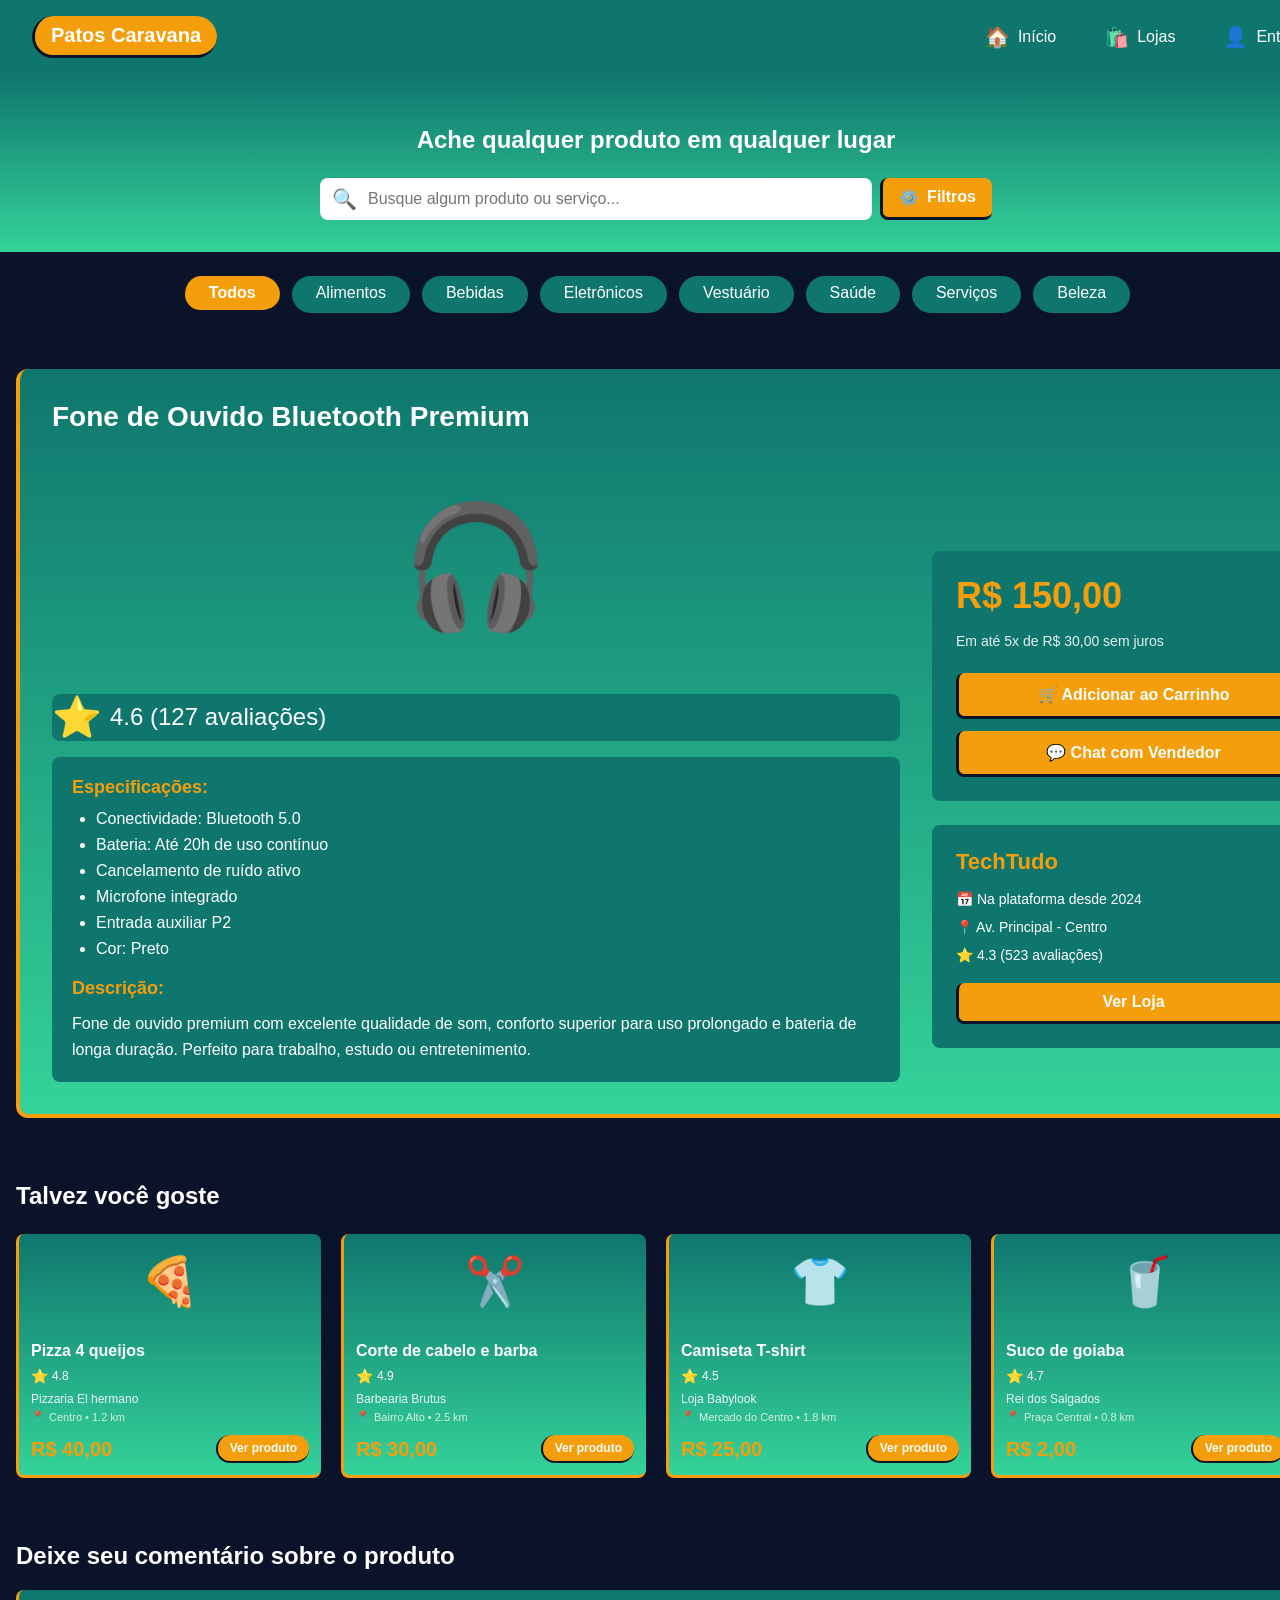
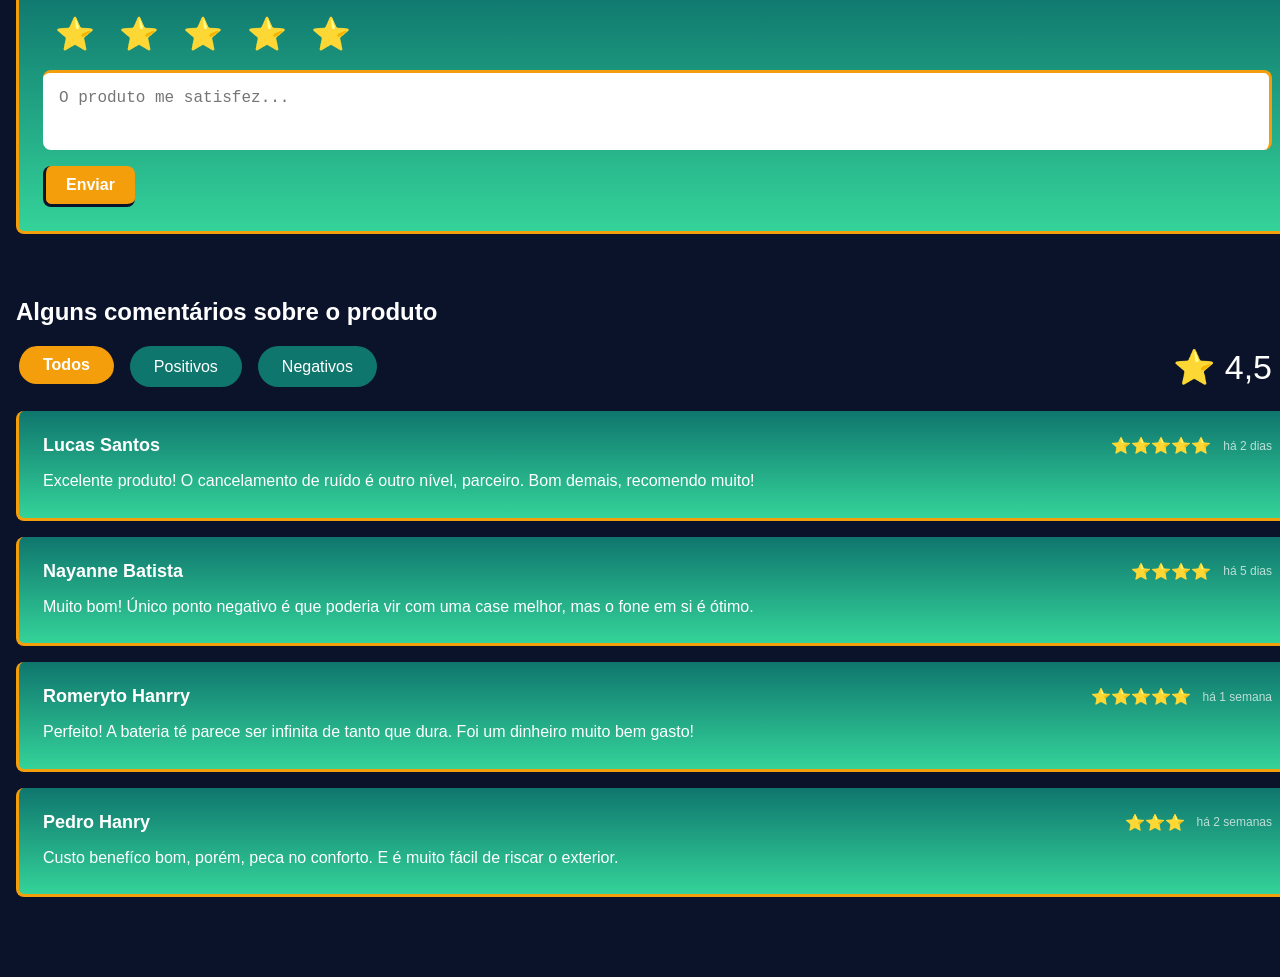
<file: CLIENTE/produtoInfo.html>
<!DOCTYPE html>
<html lang="pt-BR">

<head>
    <meta charset="UTF-8">
    <meta name="viewport" content="width=device-width, initial-scale=1.0">
    <title>Produto - Patos Caravana</title>
    <link rel="stylesheet" href="produtoInfo.css">
</head>

<body>
    <header>
        <div class="headerContainer">
            <div class="logo">
                <h1>Patos Caravana</h1>
            </div>

            <nav class="menuRapido">
                <a href="../CLIENTE/paginaInicialCliente.html" class="botaoNav">
                    <span class="botaoNavIcone">🏠</span>
                    <span class="navTexto">Início</span>
                </a>
                <a href="../CLIENTE/listagemLojas.html" class="botaoNav">
                    <span class="botaoNavIcone">🛍️</span>
                    <span class="navTexto">Lojas</span>
                </a>
                <a href="../paginaLogin.html" class="botaoNav">
                    <span class="botaoNavIcone">👤</span>
                    <span class="navTexto">Entrar</span>
                </a>
            </nav>
        </div>
    </header>

    <section class="busca">
        <div class="buscaContainer">
            <h2 class="buscaTitulo">Ache qualquer produto em qualquer lugar</h2>

            <div class="barraDeBusca">
                <div class="inputTexto">
                    <span class="buscaIcone">🔍</span>
                    <input type="text" placeholder="Busque algum produto ou serviço...">
                </div>

                <a href="#" class="botaoFiltro">
                    <span class="botaoFiltroIcone">⚙️</span>
                    <span class="filtroTexto">Filtros</span>
                </a>
            </div>
        </div>
    </section>

    <section class="categorias">
        <div class="categoriasContainer">
            <a href="#" class="botaoCategoria ativo">Todos</a>
            <a href="#" class="botaoCategoria">Alimentos</a>
            <a href="#" class="botaoCategoria">Bebidas</a>
            <a href="#" class="botaoCategoria">Eletrônicos</a>
            <a href="#" class="botaoCategoria">Vestuário</a>
            <a href="#" class="botaoCategoria">Saúde</a>
            <a href="#" class="botaoCategoria">Serviços</a>
            <a href="#" class="botaoCategoria">Beleza</a>
        </div>
    </section>

    <main class="informacoes">
        <div class="informacoesCard">
            <h3 class="nomeProduto">Fone de Ouvido Bluetooth Premium</h3>

            <div class="produtoConteudo">
                <div class="produtoEsquerda">
                    <div class="detalhesProdutoContainer">
                        <div class="imagemProduto">
                            🎧
                        </div>

                        <div class="avaliacao">
                            <span class="estrela">⭐</span>
                            <span>4.6 (127 avaliações)</span>
                        </div>

                        <div class="especificacoesProduto">
                            <h4>Especificações:</h4>
                            <ul>
                                <li>Conectividade: Bluetooth 5.0</li>
                                <li>Bateria: Até 20h de uso contínuo</li>
                                <li>Cancelamento de ruído ativo</li>
                                <li>Microfone integrado</li>
                                <li>Entrada auxiliar P2</li>
                                <li>Cor: Preto</li>
                            </ul>

                            <h4>Descrição:</h4>
                            <p>Fone de ouvido premium com excelente qualidade de som, conforto superior para uso
                                prolongado e bateria de longa duração. Perfeito para trabalho, estudo ou entretenimento.
                            </p>
                        </div>
                    </div>
                </div>

                <div class="produtoDireita">
                    <div class="infosCompraContainer">
                        <h4 class="precoProduto">R$ 150,00</h4>
                        <span class="opcoesPrecoProduto">Em até 5x de R$ 30,00 sem juros</span>

                        <div class="botoesCompra">
                            <button class="carrinho">🛒 Adicionar ao Carrinho</button>
                            <button class="chatComVendedor">💬 Chat com Vendedor</button>
                        </div>
                    </div>

                    <div class="perfilLojaContainer">
                        <h4 class="nomeLoja">TechTudo</h4>
                        <div class="infosLoja">
                            <span class="dataDeEntradaLoja">📅 Na plataforma desde 2024</span>
                            <span class="localizacaoLoja">📍 Av. Principal - Centro</span>
                            <span class="avaliacaoLoja">⭐ 4.3 (523 avaliações)</span>
                            <button class="verLoja" onclick="location.href='../CLIENTE/paginaLojaInfos.html'">Ver
                                Loja</button>
                        </div>
                    </div>
                </div>
            </div>
        </div>
    </main>

    <section class="recomendacoes">
        <div class="recomendacoesBlocos">
            <div class="recomendacoesHeader">
                <h2>Talvez você goste</h2>
            </div>

            <div class="recomendacoesGrid">
                <div class="produtoCard">
                    <div class="produtoIcone">🍕</div>

                    <div class="produtoInfo">
                        <h5 class="produtoNome">Pizza 4 queijos</h5>
                        <div class="produtoAvaliacao">
                            <span class="estrela">⭐</span>
                            <span>4.8</span>
                        </div>

                        <p class="produtoEstabelecimento">Pizzaria El hermano</p>

                        <div class="produtoLocalizacao">
                            <span>📍</span>
                            <span>Centro • 1.2 km</span>
                        </div>

                        <div class="produtoFooter">
                            <p class="produtoPreco">R$ 40,00</p>
                            <a href="#" class="botaoVerProduto">Ver produto</a>
                        </div>
                    </div>
                </div>

                <div class="produtoCard">
                    <div class="produtoIcone">✂️</div>

                    <div class="produtoInfo">
                        <h5 class="produtoNome">Corte de cabelo e barba</h5>
                        <div class="produtoAvaliacao">
                            <span class="estrela">⭐</span>
                            <span>4.9</span>
                        </div>

                        <p class="produtoEstabelecimento">Barbearia Brutus</p>

                        <div class="produtoLocalizacao">
                            <span>📍</span>
                            <span>Bairro Alto • 2.5 km</span>
                        </div>

                        <div class="produtoFooter">
                            <p class="produtoPreco">R$ 30,00</p>
                            <a href="#" class="botaoVerProduto">Ver produto</a>
                        </div>
                    </div>
                </div>

                <div class="produtoCard">
                    <div class="produtoIcone">👕</div>

                    <div class="produtoInfo">
                        <h5 class="produtoNome">Camiseta T-shirt</h5>
                        <div class="produtoAvaliacao">
                            <span class="estrela">⭐</span>
                            <span>4.5</span>
                        </div>

                        <p class="produtoEstabelecimento">Loja Babylook</p>

                        <div class="produtoLocalizacao">
                            <span>📍</span>
                            <span>Mercado do Centro • 1.8 km</span>
                        </div>

                        <div class="produtoFooter">
                            <p class="produtoPreco">R$ 25,00</p>
                            <a href="#" class="botaoVerProduto">Ver produto</a>
                        </div>
                    </div>
                </div>

                <div class="produtoCard">
                    <div class="produtoIcone">🥤</div>

                    <div class="produtoInfo">
                        <h5 class="produtoNome">Suco de goiaba</h5>
                        <div class="produtoAvaliacao">
                            <span class="estrela">⭐</span>
                            <span>4.7</span>
                        </div>

                        <p class="produtoEstabelecimento">Rei dos Salgados</p>

                        <div class="produtoLocalizacao">
                            <span>📍</span>
                            <span>Praça Central • 0.8 km</span>
                        </div>

                        <div class="produtoFooter">
                            <p class="produtoPreco">R$ 2,00</p>
                            <a href="#" class="botaoVerProduto">Ver produto</a>
                        </div>
                    </div>
                </div>
            </div>
        </div>
    </section>

    <section class="comentarios">
        <article class="comentarioAvaliacao">
            <div class="comentariosHeaderContainer">
                <h3 class="comentariosTitulo">Deixe seu comentário sobre o produto</h3>
            </div>

            <div class="comentariosContainer">
                <div class="comentarioCard">
                    <div class="estrelasAvaliacaoBloco">
                        <button class="botaoEstrelaAvaliacao">⭐</button>
                        <button class="botaoEstrelaAvaliacao">⭐</button>
                        <button class="botaoEstrelaAvaliacao">⭐</button>
                        <button class="botaoEstrelaAvaliacao">⭐</button>
                        <button class="botaoEstrelaAvaliacao">⭐</button>
                    </div>

                    <div class="avaliacaoContainer">
                        <textarea name="avaliacaoUsuario" id="textoComentarioAvaliacao"
                            placeholder="O produto me satisfez..."></textarea>
                        <button class="botaoEnviarAvaliacao">Enviar</button>
                    </div>
                </div>
            </div>
        </article>

        <div class="comentariosHeaderContainer">
            <div class="categoriasComentarioBloco">
                <h3 class="comentariosTitulo">Alguns comentários sobre o produto</h3>

                <span id="botoesCategoria">
                    <button class="botaoComentario ativo">Todos</button>
                    <button class="botaoComentario">Positivos</button>
                    <button class="botaoComentario">Negativos</button>
                </span>
            </div>

            <span class="mediaAvaliacoes">
                <span id="estrelaMediaAvalicao">⭐</span>
                <span id="numeroMediaAvaliacao">4,5</span>
            </span>

        </div>

        <div class="comentariosContainer">
            <div class="comentariosBloco">
                <div class="comentarioCard">
                    <div class="comentarioHeader">
                        <h4 class="comentarioAutor">Lucas Santos</h4>
                        <div class="estrelasComentarioContainer">
                            <span class="estrelasComentario">⭐⭐⭐⭐⭐</span>
                            <span class="dataComentario">há 2 dias</span>
                        </div>
                    </div>
                    <p class="comentarioTexto">Excelente produto! O cancelamento de ruído é outro nível, parceiro. Bom
                        demais, recomendo muito!</p>
                </div>

                <div class="comentarioCard">
                    <div class="comentarioHeader">
                        <h4 class="comentarioAutor">Nayanne Batista</h4>
                        <div class="estrelasComentarioContainer">
                            <span class="estrelasComentario">⭐⭐⭐⭐</span>
                            <span class="dataComentario">há 5 dias</span>
                        </div>
                    </div>
                    <p class="comentarioTexto">Muito bom! Único ponto negativo é que poderia vir com uma case melhor,
                        mas o fone em si é ótimo.</p>
                </div>

                <div class="comentarioCard">
                    <div class="comentarioHeader">
                        <h4 class="comentarioAutor">Romeryto Hanrry</h4>
                        <div class="estrelasComentarioContainer">
                            <span class="estrelasComentario">⭐⭐⭐⭐⭐</span>
                            <span class="dataComentario">há 1 semana</span>
                        </div>
                    </div>
                    <p class="comentarioTexto">Perfeito! A bateria té parece ser infinita de tanto que dura. Foi um
                        dinheiro muito bem gasto!</p>
                </div>

                <div class="comentarioCard">
                    <div class="comentarioHeader">
                        <h4 class="comentarioAutor">Pedro Hanry</h4>
                        <div class="estrelasComentarioContainer">
                            <span class="estrelasComentario">⭐⭐⭐</span>
                            <span class="dataComentario">há 2 semanas</span>
                        </div>
                    </div>
                    <p class="comentarioTexto">Custo benefíco bom, porém, peca no conforto. E é muito fácil de riscar o
                        exterior.</p>
                </div>
            </div>
        </div>
    </section>
</body>

</html>
</file>
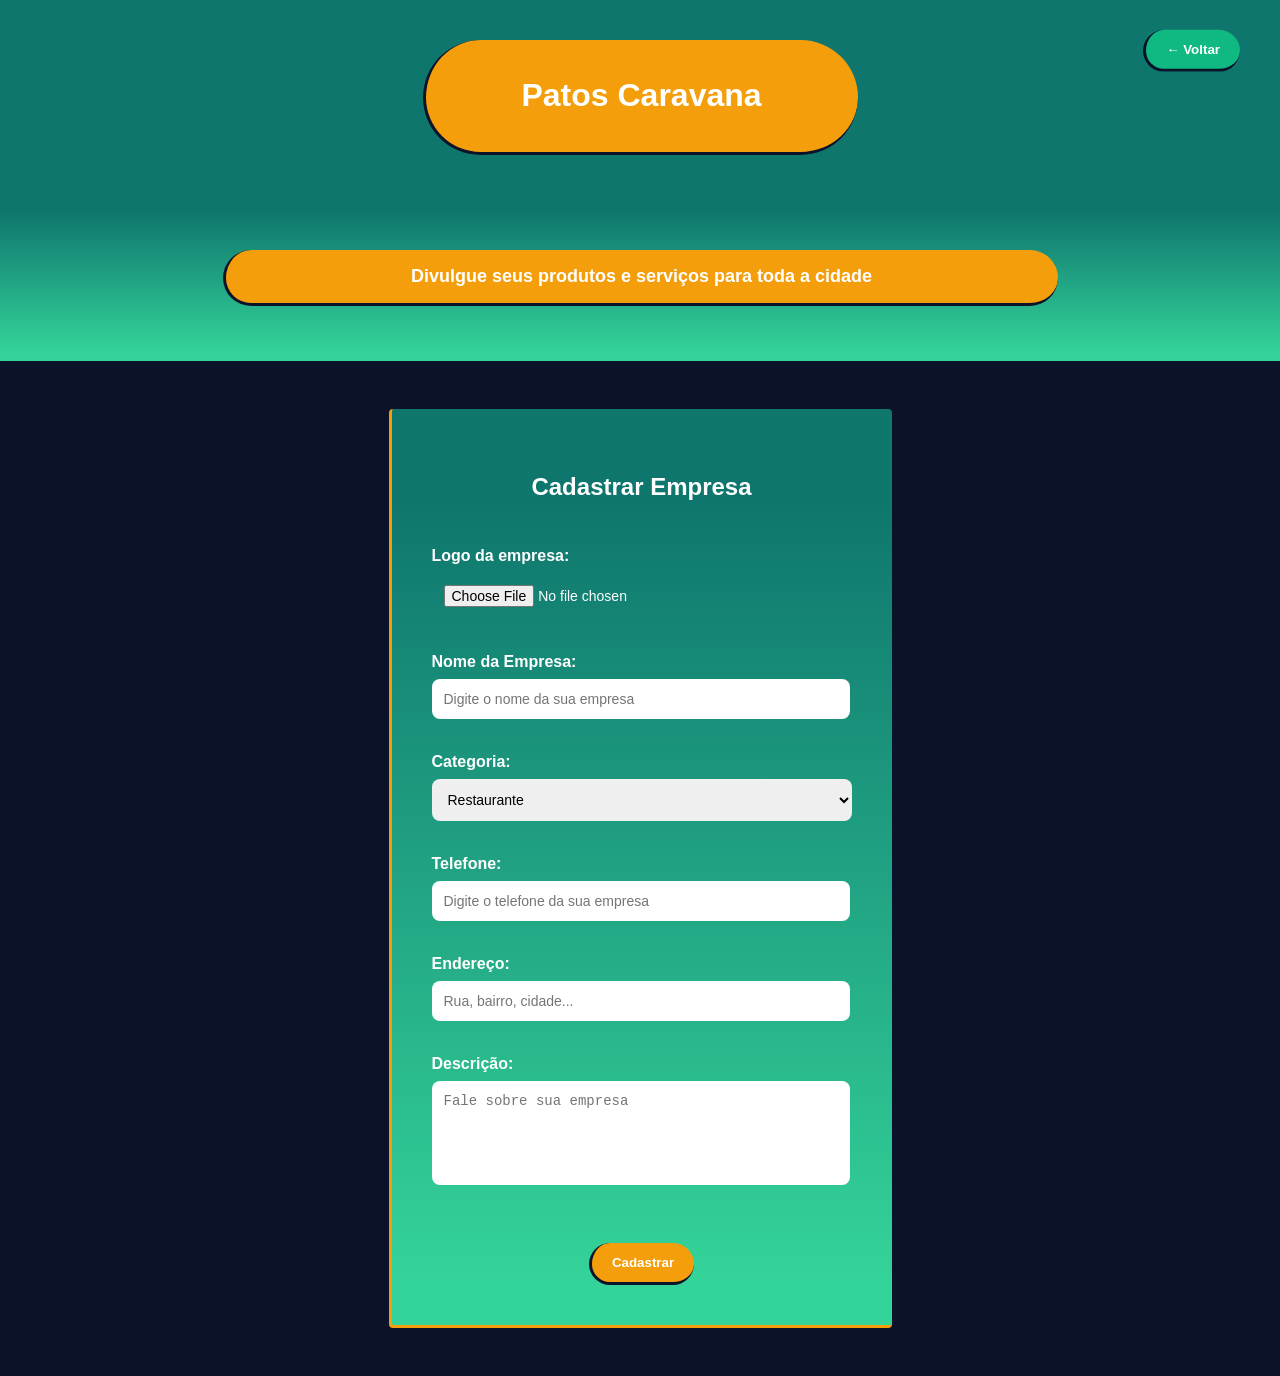
<file: COMERCIANTE/cadastrarLoja.html>
<!DOCTYPE html>
<html lang="pt-BR">

<head>
    <meta charset="UTF-8">
    <title>Cadastrar empresa</title>
    <meta name="viewport" content="width=device-width, initial-scale=1.0">
    <link rel="stylesheet" href="cadastrarLoja.css">
</head>

<body>

<header>
    <div class="titulo">
          <h1>Patos Caravana</h1>
    </div>

    <!-- BOTÃO CORRETO -->
    <button class="btnAdicionar" onclick="window.location.href='paginaInicialComerciante.html'">
        ← Voltar
    </button>
</header>

    <div class="slogan">
        <h2 class="subtitulo">
            Divulgue seus produtos e serviços para toda a cidade
        </h2>
    </div>

<main>

<form action="listagemEmpresas.html">

    <h3>Cadastrar Empresa</h3>

    <!-- LOGO -->
    <div class="inputField">
        <label>Logo da empresa:</label>
        <input type="file" accept="image/*" id="logoInput">
        <img id="previewLogo" class="previewLogo"><br><br>
    </div>

    <!-- NOME -->
    <div class="inputField">
        <label>Nome da Empresa:</label>
        <input type="text" required
        placeholder="Digite o nome da sua empresa"><br><br>
    </div>

    <!-- CATEGORIA -->
    <div class="inputField">
        <label>Categoria:</label><br>
        <select required>
            <option>Restaurante</option>
            <option>Loja</option>
            <option>Serviço</option>
            <option>Mercado</option>
        </select><br><br>
    </div>

    <!-- TELEFONE -->
    <div class="inputField">
        <label>Telefone:</label>
        <input type="tel" required
        placeholder="Digite o telefone da sua empresa"><br><br>
    </div>

    <!-- ENDEREÇO -->
    <div class="inputField">
        <label>Endereço:</label>
        <input type="text" placeholder="Rua, bairro, cidade..." required><br><br>
    </div>

    <!-- DESCRIÇÃO -->
    <div class="inputField">
        <label>Descrição:</label>
        <textarea placeholder="Fale sobre sua empresa"></textarea><br><br>
    </div>

    <button type="submit">Cadastrar</button>

</form>

</main>

<script>
    const input = document.getElementById("logoInput");
    const preview = document.getElementById("previewLogo");

    input.addEventListener("change", function () {
        const file = this.files[0];

        if (file) {
            const reader = new FileReader();

            reader.onload = function (e) {
                preview.src = e.target.result;
                preview.style.display = "block";
            }

            reader.readAsDataURL(file);
        }
    });
</script>

</body>

</html>
</file>
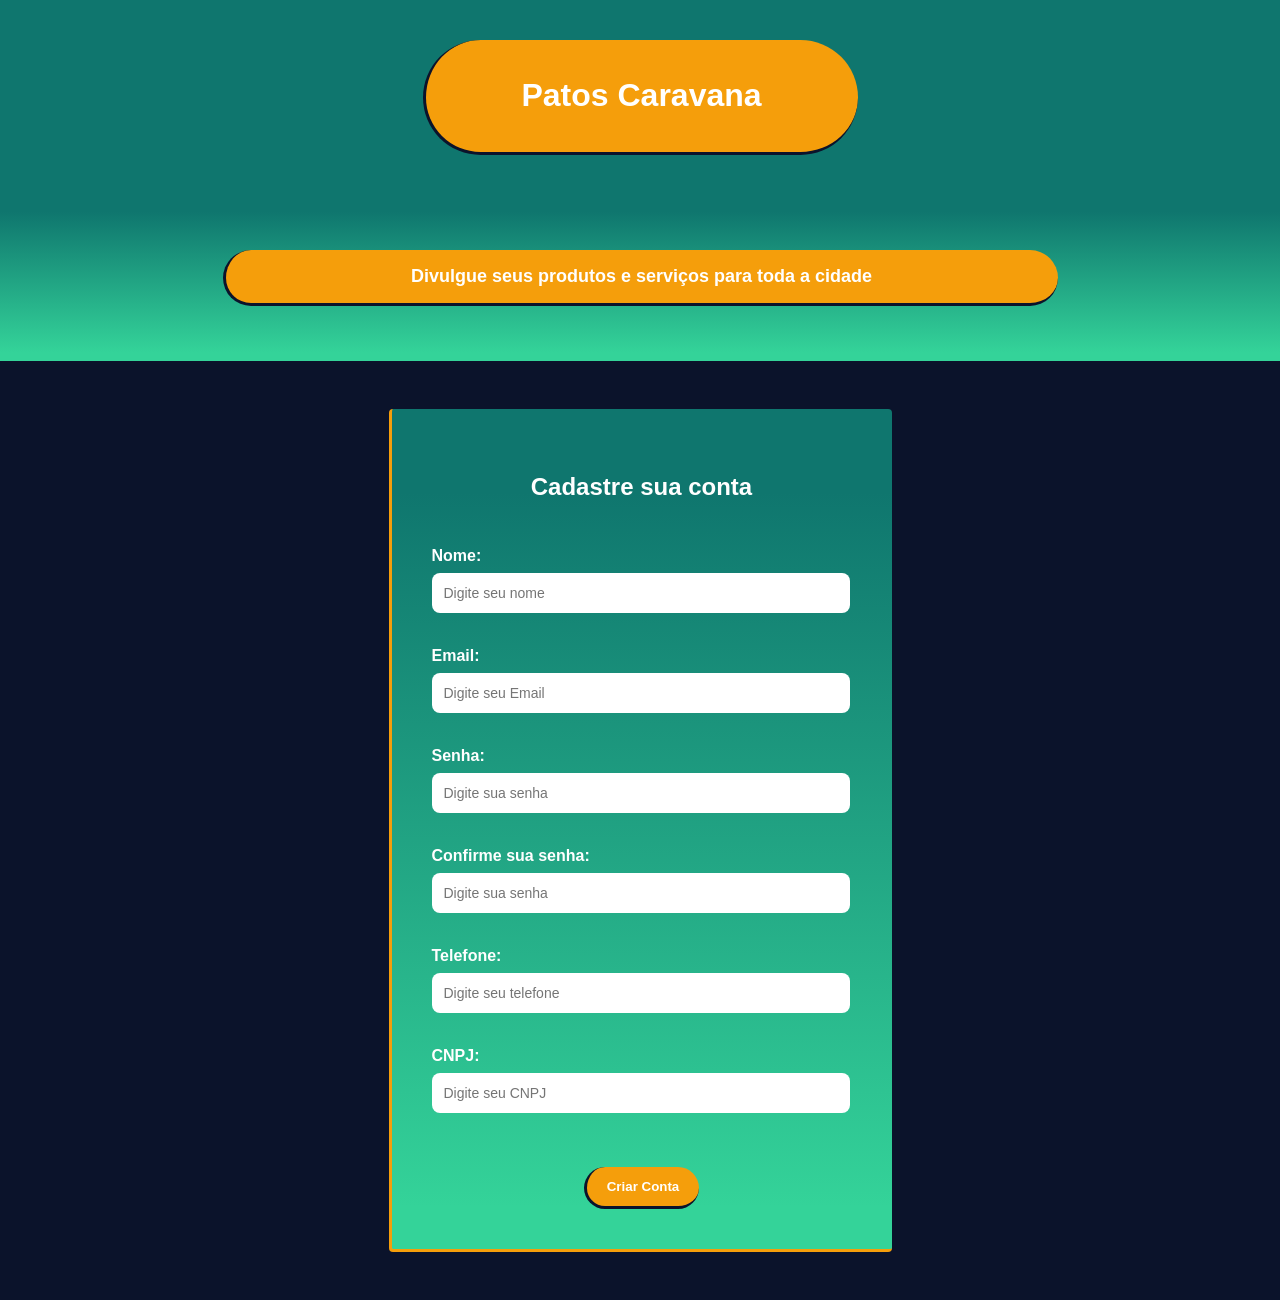
<file: COMERCIANTE/cadastroComerciante.html>
<!DOCTYPE html>
<html lang="pt-BR">

<head>

    <meta charset="UTF-8">
    <meta name="viewport" content="width=device-width, initial-scale=1.0">
    <link rel="Stylesheet" href="cadastroComerciante.css">
    <title>Criar conta</title>

</head>

<body>

    <header>
        <div class="titulo">

            <h1>Patos Caravana</h1>

        </div>

    </header>

    <div class="slogan">
        <h2 class="subtitulo">
            Divulgue seus produtos e serviços para toda a cidade
        </h2>
    </div>

    <main>

        <form>

            <h3>

                Cadastre sua conta

            </h3>

            <div class="inputField">

                <label id="nome">Nome:</label><br>
                <input type="text" name="nome" id="nome" placeholder="Digite seu nome"><br><br>

            </div>

            <div class="inputField">

                <label id="email">Email:</label><br>
                <input type="email" name="email" id="email" placeholder="Digite seu Email"><br><br>

            </div>

            <div class="inputField">

                <label id="password">Senha:</label><br>
                <input type="password" name="password" id="password" placeholder="Digite sua senha"><br><br>

            </div>

            <div class="inputField">

                <label id="confirmarPassword">Confirme sua senha:</label><br>
                <input type="password" name="confirmarPassword" id="confirmarPassword"
                    placeholder="Digite sua senha"><br><br>

            </div>

            <div class="inputField">

                <label id="telefone">Telefone:</label><br>
                <input type="tel" name="telefone" id="telefone" placeholder="Digite seu telefone"><br><br>

            </div>

            <div class="inputField">

                <label id="cnpj">CNPJ:</label><br>
                <input type="text" name="cnpj" id="cnpj" placeholder="Digite seu CNPJ"><br><br>

            </div>

            <button type="button" onclick="window.location.href='../CLIENTE/paginaInicialCliente.html'">

                Criar Conta

            </button>


        </form>

    </main>

</body>

</html>
</file>
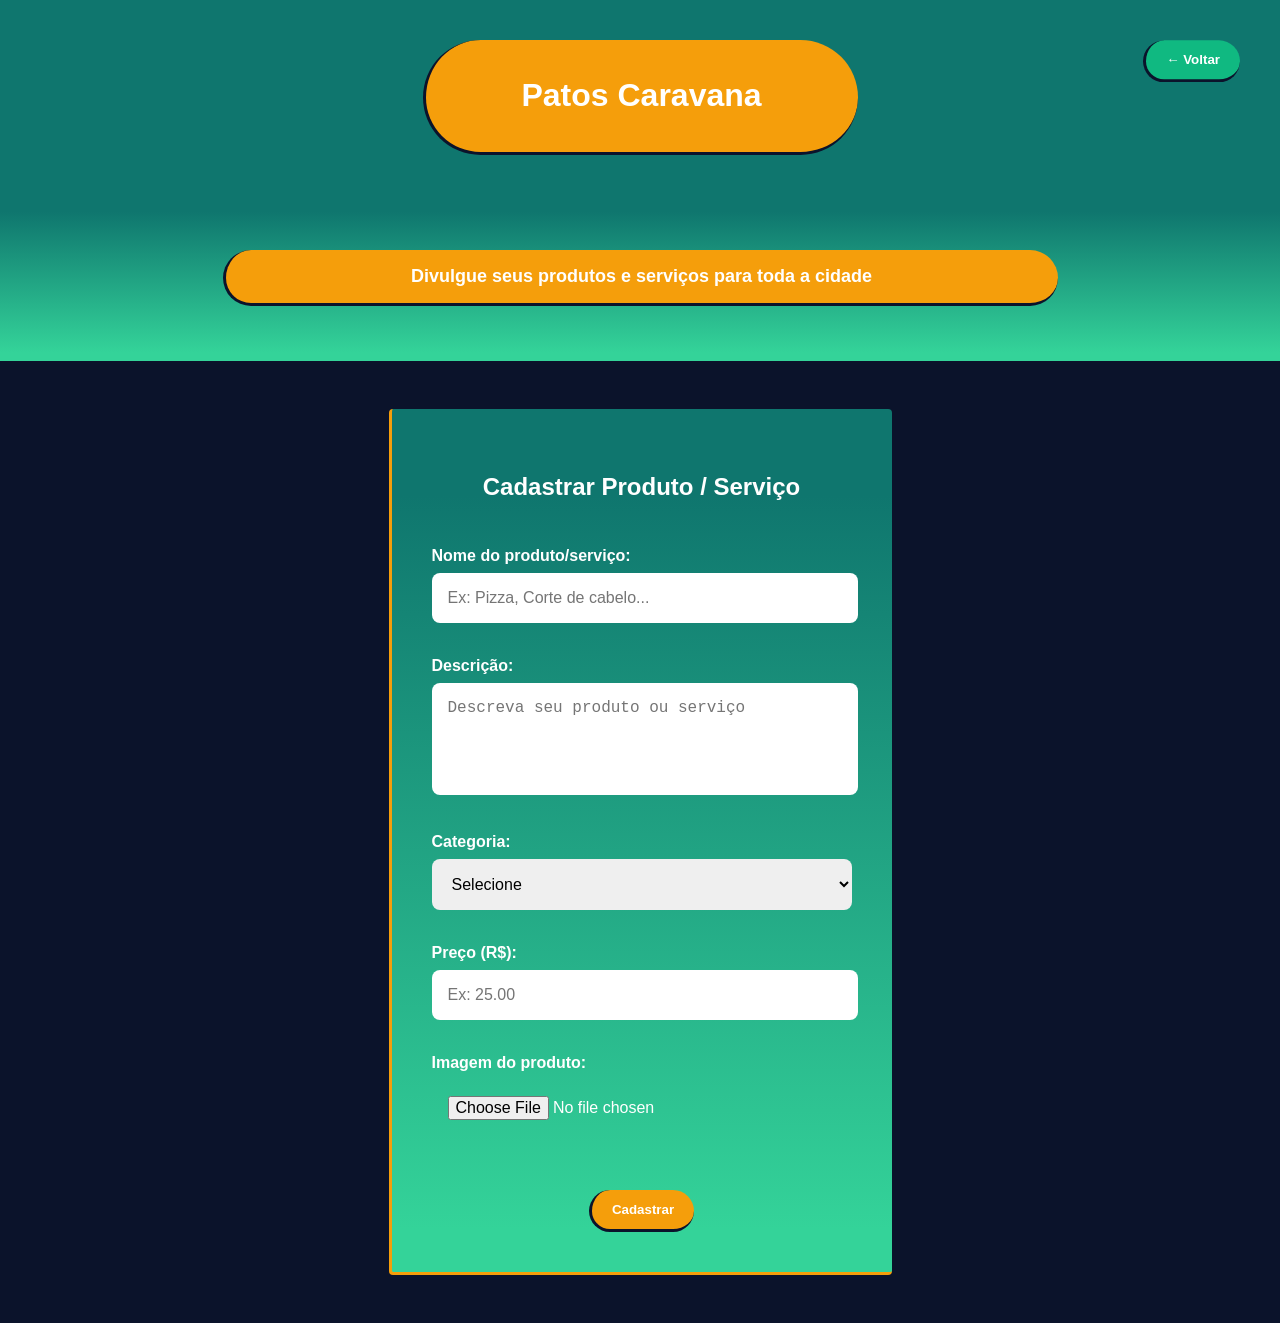
<file: COMERCIANTE/cadastroProduto.html>
<!DOCTYPE html>
<html lang="pt-BR">

<head>
    <meta charset="UTF-8">
    <meta name="viewport" content="width=device-width, initial-scale=1.0">
    <title>Cadastrar produto</title>
    <link rel="stylesheet" href="cadastroProduto.css">
</head>

<body>

    <header>
        <div class="titulo">
            <h1>Patos Caravana</h1>
        </div>

        <!-- BOTÃO CORRETO -->
        <button class="btnAdicionar" onclick="window.location.href='paginaInicialComerciante.html'">
            ← Voltar
        </button>
    </header>

    <div class="slogan">
        <h2 class="subtitulo">
            Divulgue seus produtos e serviços para toda a cidade
        </h2>
    </div>

    <main>

        <form>

            <h3>Cadastrar Produto / Serviço</h3>

            <div class="inputField">
                <label>Nome do produto/serviço:</label>
                <input type="text" placeholder="Ex: Pizza, Corte de cabelo..." required><br><br>
            </div>

            <div class="inputField">
                <label>Descrição:</label>
                <textarea placeholder="Descreva seu produto ou serviço"></textarea><br><br>
            </div>

            <div class="inputField">
                <label>Categoria:</label>
                <select required>
                    <option value="">Selecione</option>
                    <option value="alimentacao">Alimentação</option>
                    <option value="servicos">Serviços</option>
                    <option value="varejo">Varejo</option>
                </select><br><br>
            </div>

            <div class="inputField">
                <label>Preço (R$):</label>
                <input type="number" placeholder="Ex: 25.00" required><br><br>
            </div>

            <div class="inputField">
                <label>Imagem do produto:</label>
                <input type="file"><br><br>
            </div>

            <button type="submit">
                Cadastrar
            </button>

        </form>

    </main>

</body>

</html>
</file>
<file: CLIENTE/cadastroCliente.css>
body {

    margin: 0;
    font-family: 'Lucida Sans', Geneva, Verdana, sans-serif;
    background: #0B132B;
    color: white;

}

header {

    display: flex;
    flex-direction: column;
    align-items: center;
    justify-content: center;
    background: #0F766E;
    padding: 40px;
    text-align: center;

}

.titulo {

    border-left: solid;
    border-bottom: solid;
    border-color: #0B132B;
    border-radius: 80px;
    padding: 16px;
    background: #F59E0B;
    color: white;
    width: 400px;

}

.slogan {

    display: flex;
    flex-direction: column;
    align-items: center;
    justify-content: center;
    background: linear-gradient(to top, #34D399 5%, #0F766E 90%);
    padding: 40px;
    text-align: center;

}

.subtitulo {

    font-size: 18px;
    font-weight: bold;
    color: white;
    border-left: solid;
    border-bottom: solid;
    border-color: #0B132B;
    border-radius: 40px;
    padding: 16px;
    background: #F59E0B;
    color: white;
    width: 800px;


}

main {

    display: flex;
    justify-content: center;

}

form {

    display: flex;
    margin: 48px;
    padding: 40px;
    border-radius: 4px;
    border-left: solid;
    border-bottom: solid;
    border-color: #F59E0B;
    background: linear-gradient(to top, #34D399 5%, #0F766E 90%);
    width: 420px;
    flex-direction: column;
    align-items: center;
    row-gap: 16px;;

}

h3 {

    margin-bottom: 30px;
    color: white;
    font-size: 24px;

}

/* INPUTS */
.inputField {

    width: 100%;
    text-align: left;

}

.inputField label {

    font-weight: bold;

}

.inputField input,
.inputField select,
.inputField textarea {

    width: 94%;
    padding: 12px;
    margin-top: 8px;
    border: none;
    border-radius: 8px;
    outline: none;
    font-size: 14px;

}

.inputField select {
    width: 100%;
}

textarea {

    resize: none;
    height: 80px;

}

/* BOTÃO CADASTRAR */
form button {

    border-left: solid #0B132B;
    border-bottom: solid #0B132B;
    border-radius: 24px;
    cursor: pointer;
    padding: 12px 20px;
    margin-top: 20px;
    color: white;
    background-color: #F59E0B;
    border-top: none;
    border-right: none;
    font-weight: bold;
    transition: 0.3s;

}

form button:hover {

    transform: scale(1.03);

}
</file>
<file: CLIENTE/listagemLojas.css>
body {

    margin: 0;
    font-family:'Lucida Sans', 'Lucida Sans Regular', 'Lucida Grande', 'Lucida Sans Unicode', Geneva, Verdana, sans-serif;
    background: #0B132B;
    color: white;

}

header {
    
    background: #0F766E;
    padding: 16px 32px;

}

.headerContainer {
    
    width: 1280px;
    margin: 0 auto;
    display: flex;
    align-items: center;
    justify-content: space-between;

}

.logo {

    background: #F59E0B;
    border-left: 3px solid #0B132B;
    border-bottom: 3px solid #0B132B;
    border-radius: 24px;
    padding: 8px 16px;

}

.logo h1 {

    margin: 0;
    color: white;
    font-size: 20px;

}

.menuRapido {

    display: flex;
    align-items: center;
    gap: 24px;

}

.botaoNav {

    display: flex;
    align-items: center;
    gap: 8px;
    background: transparent;
    border: none;
    color: white;
    cursor: pointer;
    padding: 8px 12px;
    font-size: 16px;
    border-radius: 8px;
    text-decoration: none;

}

.botaoNavIcone {

    font-size: 20px;

}

.busca {

    background: linear-gradient(to bottom, #0F766E 0%, #34D399 100%);
    padding: 32px 16px;

}

.buscaContainer {

    width: 1280px;
    margin: 0 auto;

}

.buscaTitulo {

    color: white;
    text-align: center;
    margin-bottom: 24px;
    font-size: 24px;

}

.barraDeBusca {

    display: flex;
    gap: 8px;
    width: 672px;
    margin: 0 auto;

}

.inputTexto {

    flex: 1;
    position: relative;

}

.buscaIcone {

    position: absolute;
    left: 12px;
    top: 50%;
    transform: translateY(-50%);
    font-size: 20px;
    color: #777;

}

.inputTexto input {

    width: 100%;
    padding: 12px 12px 12px 48px;
    border: none;
    border-radius: 8px;
    outline: none;
    font-size: 16px;
    box-sizing: border-box;

}

.botaoFiltro {

    background: #F59E0B;
    border-left: 3px solid #0B132B;
    border-bottom: 3px solid #0B132B;
    border-top: none;
    border-right: none;
    color: white;
    padding: 5px 16px;
    border-radius: 8px;
    cursor: pointer;
    display: flex;
    align-items: center;
    gap: 8px;
    font-size: 16px;
    font-weight: bold;
    transition: transform 0.3s;
    text-decoration: none;

}

.botaoFiltro:hover {

    transform: scale(1.05);

}

.categorias {

    padding: 24px 16px;

}

.categoriasContainer {

    max-width: 1280px;
    margin: 0 auto;
    display: flex;
    gap: 12px;
    flex-wrap: wrap;
    justify-content: center;

}

.botaoCategoria {

    background: #0F766E;
    color: white;
    border: none;
    padding: 8px 24px;
    border-radius: 24px;
    cursor: pointer;
    font-size: 16px;
    font-weight: normal;
    text-decoration: none;

}

.botaoCategoria.ativo {

    background: #F59E0B;
    border-left: 3px solid #0B132B;
    border-bottom: 3px solid #0B132B;
    font-weight: bold;

}

.lojas {

    padding: 32px 16px 80px;

}

.lojasContainer {

    max-width: 1280px;
    margin: 0 auto;

}

.lojasHeader {

    margin-bottom: 24px;

}

.lojasHeader h2 {

    color: white;
    margin: 0;
    font-size: 20px;

}

.lojasBlocos {

    display: grid;
    grid-template-columns: repeat(auto-fill, minmax(280px, 1fr));
    gap: 24px;

}

.lojaCard {

    background: linear-gradient(to bottom, #0F766E 0%, #34D399 100%);
    border-left: 3px solid #F59E0B;
    border-bottom: 3px solid #F59E0B;
    border-radius: 8px;
    overflow: hidden;
    cursor: pointer;
    transition: transform 0.3s;

}

.lojaCard:hover {

    transform: scale(1.05);

}

.lojaIcone {

    display: flex;
    align-items: center;
    justify-content: center;
    font-size: 64px;
    padding: 32px;

}

.lojaInfo {

    padding: 16px;

}

.lojaNome {

    color: white;
    margin: 0 0 8px 0;
    font-size: 18px;

}

.lojaAvaliacao {

    display: flex;
    align-items: center;
    gap: 4px;
    margin-bottom: 8px;

}

.estrela {

    color: #F59E0B;
    font-size: 16px;

}

.lojaAvaliacao span {

    color: white;
    font-size: 14px;

}

.lojaCategoria {

    color: white;
    font-size: 14px;
    margin: 0 0 4px 0;
    opacity: 0.9;

}

.lojaLocalizacao {

    display: flex;
    align-items: center;
    gap: 4px;
    margin-bottom: 12px;

}

.lojaLocalizacao span {

    color: white;
    font-size: 12px;
    opacity: 0.8;

}

.lojaFooter {

    display: flex;
    align-items: center;
    justify-content: space-between;

}

.lojaPrecoTexto {

    color: #F59E0B;
    font-size: 24px;
    font-weight: bold;
    margin: 0;

}

.lojaPreco {

    color: #F59E0B;
    font-size: 24px;
    font-weight: bold;
    margin: 0;

}

.botaoVerLoja {

    background: #F59E0B;
    border-left: 2px solid #0B132B;
    border-bottom: 2px solid #0B132B;
    border-top: none;
    border-right: none;
    color: white;
    padding: 8px 16px;
    border-radius: 24px;
    cursor: pointer;
    font-size: 14px;
    font-weight: bold;
    transition: transform 0.3s;
    text-decoration: none;
    display: inline-block;

}
</file>
<file: CLIENTE/paginaInicialCliente.css>
body {

    margin: 0;
    font-family:'Lucida Sans', 'Lucida Sans Regular', 'Lucida Grande', 'Lucida Sans Unicode', Geneva, Verdana, sans-serif;
    background: #0B132B;
    color: white;

}

header {
    
    background: #0F766E;
    padding: 16px 32px;

}

.headerContainer {
    
    width: 1280px;
    margin: 0 auto;
    display: flex;
    align-items: center;
    justify-content: space-between;

}

.logo {

    background: #F59E0B;
    border-left: 3px solid #0B132B;
    border-bottom: 3px solid #0B132B;
    border-radius: 24px;
    padding: 8px 16px;

}

.logo h1 {

    margin: 0;
    color: white;
    font-size: 20px;

}

.menuRapido {

    display: flex;
    align-items: center;
    gap: 24px;

}

.botaoNav {

    display: flex;
    align-items: center;
    gap: 8px;
    background: transparent;
    border: none;
    color: white;
    cursor: pointer;
    padding: 8px 12px;
    font-size: 16px;
    border-radius: 8px;
    text-decoration: none;

}

.botaoNavIcone {

    font-size: 20px;

}

.busca {

    background: linear-gradient(to bottom, #0F766E 0%, #34D399 100%);
    padding: 32px 16px;

}

.buscaContainer {

    width: 1280px;
    margin: 0 auto;

}

.buscaTitulo {

    color: white;
    text-align: center;
    margin-bottom: 24px;
    font-size: 24px;

}

.barraDeBusca {

    display: flex;
    gap: 8px;
    width: 672px;
    margin: 0 auto;

}

.inputTexto {

    flex: 1;
    position: relative;

}

.buscaIcone {

    position: absolute;
    left: 12px;
    top: 50%;
    transform: translateY(-50%);
    font-size: 20px;
    color: #777;

}

.inputTexto input {

    width: 100%;
    padding: 12px 12px 12px 48px;
    border: none;
    border-radius: 8px;
    outline: none;
    font-size: 16px;
    box-sizing: border-box;

}

.botaoFiltro {

    background: #F59E0B;
    border-left: 3px solid #0B132B;
    border-bottom: 3px solid #0B132B;
    border-top: none;
    border-right: none;
    color: white;
    padding: 5px 16px;
    border-radius: 8px;
    cursor: pointer;
    display: flex;
    align-items: center;
    gap: 8px;
    font-size: 16px;
    font-weight: bold;
    transition: transform 0.3s;
    text-decoration: none;

}

.botaoFiltro:hover {

    transform: scale(1.05);

}

.categorias {

    padding: 24px 16px;

}

.categoriasContainer {

    max-width: 1280px;
    margin: 0 auto;
    display: flex;
    gap: 12px;
    flex-wrap: wrap;
    justify-content: center;

}

.botaoCategoria {

    background: #0F766E;
    color: white;
    border: none;
    padding: 8px 24px;
    border-radius: 24px;
    cursor: pointer;
    font-size: 16px;
    font-weight: normal;
    text-decoration: none;

}

.botaoCategoria.ativo {

    background: #F59E0B;
    border-left: 3px solid #0B132B;
    border-bottom: 3px solid #0B132B;
    font-weight: bold;

}

.produtos {

    padding: 32px 16px 80px;

}

.produtosContainer {

    max-width: 1280px;
    margin: 0 auto;

}

.produtosHeader {

    margin-bottom: 24px;

}

.produtosHeader h2 {

    color: white;
    margin: 0;
    font-size: 20px;

}

.produtosBlocos {

    display: grid;
    grid-template-columns: repeat(auto-fill, minmax(280px, 1fr));
    gap: 24px;

}

.produtoCard {

    background: linear-gradient(to bottom, #0F766E 0%, #34D399 100%);
    border-left: 3px solid #F59E0B;
    border-bottom: 3px solid #F59E0B;
    border-radius: 8px;
    overflow: hidden;
    cursor: pointer;
    transition: transform 0.3s;

}

.produtoCard:hover {

    transform: scale(1.05);

}

.produtoIcone {

    display: flex;
    align-items: center;
    justify-content: center;
    font-size: 64px;
    padding: 32px;

}

.produtoInfo {

    padding: 16px;

}

.produtoNome {

    color: white;
    margin: 0 0 8px 0;
    font-size: 18px;

}

.produtoAvaliacao {

    display: flex;
    align-items: center;
    gap: 4px;
    margin-bottom: 8px;

}

.estrela {

    color: #F59E0B;
    font-size: 16px;

}

.produtoAvaliacao span {

    color: white;
    font-size: 14px;

}

.produtoEstabelecimento {

    color: white;
    font-size: 14px;
    margin: 0 0 4px 0;
    opacity: 0.9;

}

.produtoLocalizacao {

    display: flex;
    align-items: center;
    gap: 4px;
    margin-bottom: 12px;

}

.produtoLocalizacao span {

    color: white;
    font-size: 12px;
    opacity: 0.8;

}

.produtoFooter {

    display: flex;
    align-items: center;
    justify-content: space-between;

}

.produtoPreco {

    color: #F59E0B;
    font-size: 24px;
    font-weight: bold;
    margin: 0;

}

.botaoVerProduto {

    background: #F59E0B;
    border-left: 2px solid #0B132B;
    border-bottom: 2px solid #0B132B;
    border-top: none;
    border-right: none;
    color: white;
    padding: 8px 16px;
    border-radius: 24px;
    cursor: pointer;
    font-size: 14px;
    font-weight: bold;
    transition: transform 0.3s;
    text-decoration: none;
    display: inline-block;

}
</file>
<file: CLIENTE/paginaLojaInfos.css>
body {
    margin: 0;
    font-family: 'Lucida Sans', 'Lucida Sans Regular', 'Lucida Grande', 'Lucida Sans Unicode', Geneva, Verdana, sans-serif;
    background: #0B132B;
    color: white;
}

header {
    background: #0F766E;
    padding: 16px 32px;
}

.headerContainer {
    width: 1280px;
    margin: 0 auto;
    display: flex;
    align-items: center;
    justify-content: space-between;
}

.logo {
    background: #F59E0B;
    border-left: 3px solid #0B132B;
    border-bottom: 3px solid #0B132B;
    border-radius: 24px;
    padding: 8px 16px;
}

.logo h1 {
    margin: 0;
    color: white;
    font-size: 20px;
}

.menuRapido {
    display: flex;
    align-items: center;
    gap: 24px;
}

.botaoNav {
    display: flex;
    align-items: center;
    gap: 8px;
    background: transparent;
    border: none;
    color: white;
    cursor: pointer;
    padding: 8px 12px;
    font-size: 16px;
    border-radius: 8px;
    text-decoration: none;
    transition: 0.3s;
}

.botaoNavIcone {
    font-size: 20px;
}

.busca {
    background: linear-gradient(to bottom, #0F766E 0%, #34D399 100%);
    padding: 32px 16px;
}

.buscaContainer {
    width: 1280px;
    margin: 0 auto;
}

.buscaTitulo {
    color: white;
    text-align: center;
    margin-bottom: 24px;
    font-size: 24px;
}

.barraDeBusca {
    display: flex;
    gap: 8px;
    width: 672px;
    margin: 0 auto;
}

.inputTexto {
    flex: 1;
    position: relative;
}

.buscaIcone {
    position: absolute;
    left: 12px;
    top: 50%;
    transform: translateY(-50%);
    font-size: 20px;
    color: #777;
}

.inputTexto input {
    width: 100%;
    padding: 12px 12px 12px 48px;
    border: none;
    border-radius: 8px;
    outline: none;
    font-size: 16px;
    box-sizing: border-box;
}

.botaoFiltro {
    background: #F59E0B;
    border-left: 3px solid #0B132B;
    border-bottom: 3px solid #0B132B;
    border-top: none;
    border-right: none;
    color: white;
    padding: 5px 16px;
    border-radius: 8px;
    cursor: pointer;
    display: flex;
    align-items: center;
    gap: 8px;
    font-size: 16px;
    font-weight: bold;
    transition: transform 0.3s;
    text-decoration: none;
}

.botaoFiltro:hover {
    transform: scale(1.05);
}

.categorias {
    padding: 24px 16px;
}

.categoriasContainer {
    width: 1280px;
    margin: 0 auto;
    display: flex;
    gap: 12px;
    flex-wrap: wrap;
    justify-content: center;
}

.botaoCategoria {
    background: #0F766E;
    color: white;
    border: none;
    padding: 8px 24px;
    border-radius: 24px;
    cursor: pointer;
    font-size: 16px;
    font-weight: normal;
    text-decoration: none;
    transition: opacity 0.3s;
}

.botaoCategoria.ativo {
    background: #F59E0B;
    border-left: 3px solid #0B132B;
    border-bottom: 3px solid #0B132B;
    font-weight: bold;
}

/* Main - Card Grande do Loja */
.informacoes {
    padding: 32px 16px;
}

.informacoesCard {
    width: 1280px;
    margin: 0 auto;
    background: linear-gradient(to bottom, #0F766E 0%, #34D399 100%);
    border-left: 4px solid #F59E0B;
    border-bottom: 4px solid #F59E0B;
    border-radius: 12px;
    padding: 32px;
}

.nomeLoja {
    margin: 0 0 24px 0;
    color: white;
    font-size: 28px;
}

.lojaConteudo {
    display: grid;
    grid-template-columns: 1fr 400px;
    gap: 32px;
    align-items:first baseline;
}

.lojaEsquerda {
    display: flex;
    flex-direction: column;
}

.detalhesLojaContainer {
    display: flex;
    flex-direction: column;
    gap: 16px;
}

.imagemLoja {
    display: flex;
    align-items: center;
    justify-content: center;
    font-size: 120px;
    border-radius: 12px;
    padding: 40px;
}

.avaliacao {
    display: flex;
    align-items: center;
    gap: 8px;
    font-size: 24px;
    background: #0F766E;
    border-radius: 8px;
}

.estrela {
    color: #F59E0B;
    font-size: 40px;
}

.especificacoesLoja {
    border-radius: 8px;
    padding: 20px;
    background: #0F766E;
}

.especificacoesLoja h4 {
    margin: 0 0 12px 0;
    color: #F59E0B;
    font-size: 18px;
}

.especificacoesLoja ul {
    margin: 0 0 20px 0;
    padding-left: 24px;
}

.especificacoesLoja li {
    margin-bottom: 8px;
    color: white;
}

.especificacoesLoja p {
    margin: 0;
    line-height: 1.6;
    color: white;
}

.lojaDireita {
    display: flex;
    flex-direction: column;
    gap: 24px;
}

.infosCompraContainer {
    background: #0F766E;
    border-radius: 8px;
    padding: 24px;
    display: flex;
    flex-direction: column;
    gap: 16px;
}

.tituloLoja {
    margin: 0;
    color: #F59E0B;
    font-size: 36px;
    font-weight: bold;
}

.opcoesLoja {
    color: white;
    font-size: 14px;
    opacity: 0.9;
}

.botoesAcoes {
    display: flex;
    flex-direction: column;
    gap: 12px;
    margin-top: 8px;
}

.verProdutos, .chatComVendedor {
    background: #F59E0B;
    border-left: 3px solid #0B132B;
    border-bottom: 3px solid #0B132B;
    border-top: none;
    border-right: none;
    color: white;
    padding: 12px 20px;
    border-radius: 8px;
    cursor: pointer;
    font-size: 16px;
    font-weight: bold;
    transition: transform 0.3s;
}

.verProdutos:hover, .chatComVendedor:hover {
    transform: scale(1.03);
}

.perfilLojaContainer {
    background: #0F766E;
    border-radius: 8px;
    padding: 24px;
}

.perfilLojaContainer h4 {
    margin: 0 0 16px 0;
    color: #F59E0B;
    font-size: 22px;
}

.infosLoja {
    display: flex;
    flex-direction: column;
    gap: 12px;
}

.infosLoja span {
    color: white;
    font-size: 14px;
}

.verLoja {
    background: #F59E0B;
    border-left: 3px solid #0B132B;
    border-bottom: 3px solid #0B132B;
    border-top: none;
    border-right: none;
    color: white;
    padding: 10px 20px;
    border-radius: 8px;
    cursor: pointer;
    font-size: 16px;
    font-weight: bold;
    margin-top: 8px;
    transition: transform 0.3s;
}

.verLoja:hover {
    transform: scale(1.03);
}

/* Produtos */
#produtos {
    padding: 32px 16px;
}

.produtosBlocos {
    width: 1280px;
    margin: 0 auto;
}

.produtosHeader {
    margin-bottom: 24px;
}

.produtosHeader h2 {
    color: white;
    margin: 0;
    font-size: 24px;
}

.produtosGrid {
    display: grid;
    grid-template-columns: repeat(4, 1fr);
    gap: 20px;
}

.produtoCard {
    background: linear-gradient(to bottom, #0F766E 0%, #34D399 100%);
    border-left: 3px solid #F59E0B;
    border-bottom: 3px solid #F59E0B;
    border-radius: 8px;
    overflow: hidden;
    cursor: pointer;
    transition: transform 0.3s;
}

.lojaCard:hover {
    transform: scale(1.05);
}

.produtoIcone {
    display: flex;
    align-items: center;
    justify-content: center;
    font-size: 48px;
    padding: 20px;
}

.produtoInfo {
    padding: 12px;
}

.produtoNome {
    color: white;
    margin: 0 0 8px 0;
    font-size: 16px;
}

.produtoAvaliacao {
    display: flex;
    align-items: center;
    gap: 4px;
    margin-bottom: 8px;
}

.produtoAvaliacao .estrela {
    color: #F59E0B;
    font-size: 14px;
}

.produtoAvaliacao span {
    color: white;
    font-size: 12px;
}

.produtoEstabelecimento {
    color: white;
    font-size: 12px;
    margin: 0 0 4px 0;
    opacity: 0.9;
}

.produtoLocalizacao {
    display: flex;
    align-items: center;
    gap: 4px;
    margin-bottom: 12px;
}

.produtoLocalizacao span {
    color: white;
    font-size: 11px;
    opacity: 0.8;
}

.produtoFooter {
    display: flex;
    align-items: center;
    justify-content: space-between;
}

.produtoPreco {
    color: #F59E0B;
    font-size: 20px;
    font-weight: bold;
    margin: 0;
}

.botaoVerProduto {
    background: #F59E0B;
    border-left: 2px solid #0B132B;
    border-bottom: 2px solid #0B132B;
    border-top: none;
    border-right: none;
    color: white;
    padding: 6px 12px;
    border-radius: 20px;
    cursor: pointer;
    font-size: 12px;
    font-weight: bold;
    transition: transform 0.3s;
    text-decoration: none;
    display: inline-block;
}

/* Avaliação */

.comentarioAvaliacao {
    padding-bottom: 64px;
}

.estrelasAvaliacaoBloco {
    display: flex;
    justify-content: space-around;
    width: 320px;
    margin-bottom: 16px;
}

.botaoEstrelaAvaliacao {
    background: none;
    outline: none;
    border: none;
    font-size: 32px;
}

.avaliacaoBloco {
    display: flex;
    justify-content: center;
    margin: 0 auto 24px;
}
.avaliacaoContainer {
    display: flex;
    flex-direction: column;
    align-items: flex-start;
    width: 100%
}

#textoComentarioAvaliacao {
    width: 100%;
    margin: 0 auto;
    height: 80px;
    border-radius: 8px;
    border-right: 3px solid #F59E0B;
    border-top: 3px solid #F59E0B;
    border-bottom: 0;
    border-left: 0;
    outline: none;
    resize: none;
    font-size: 16px;
    padding: 16px;
    box-sizing: border-box;
    color: #0F766E;

}

.botaoEnviarAvaliacao {
    width: auto;
    background: #F59E0B;
    border-left: 3px solid #0B132B;
    border-bottom: 3px solid #0B132B;
    border-top: none;
    border-right: none;
    color: white;
    padding: 10px 20px;
    border-radius: 8px;
    cursor: pointer;
    font-size: 16px;
    font-weight: bold;
    margin-top: 16px;
    transition: transform 0.3s;
}

.botaoEnviarAvaliacao:hover {
    transform: scale(1.03);
}

.mediaAvaliacoes {
    margin-left: auto;
    margin-right: 24px;
    font-size: 34px;
}

.comentarioAvaliacao .comentariosHeaderContainer {
    margin: 0 auto;
}

/* Comentários */
.comentarios {
    padding: 32px 16px 80px;
}

.comentariosHeaderContainer {
    display: flex;
    align-items: end;
    width: 1280px;
    margin: 0 auto 24px;
}

.comentariosTitulo {
    color: white;
    margin: 0 0 20px 0;
    font-size: 24px;
}

.categoriasComentarioBloco {
    display: flex;
    flex-direction: column;
}

#botoesCategoria {
    display: flex;
    gap: 16px;
}

.botaoComentario {
    background: #0F766E;
    color: white;
    border: none;
    padding: 10px 24px;
    border-radius: 24px;
    cursor: pointer;
    font-size: 16px;
    font-weight: normal;
    transition: all 0.3s;
}

.botaoComentario.ativo {
    background: #F59E0B;
    border-left: 3px solid #0B132B;
    border-bottom: 3px solid #0B132B;
    font-weight: bold;
}

.comentariosContainer {
    width: 1280px;
    margin: 0 auto;
}

.comentariosBloco {
    display: flex;
    flex-direction: column;
    gap: 16px;
}

.comentarioCard {
    background: linear-gradient(to bottom, #0F766E 0%, #34D399 100%);
    border-left: 3px solid #F59E0B;
    border-bottom: 3px solid #F59E0B;
    border-radius: 8px;
    padding: 24px;
}

.comentarioHeader {
    display: flex;
    justify-content: space-between;
    align-items: center;
    margin-bottom: 12px;
}

.comentarioAutor {
    margin: 0;
    color: white;
    font-size: 18px;
}

.estrelasComentarioContainer {
    display: flex;
    align-items: center;
    gap: 12px;
}

.estrelasComentario {
    color: #F59E0B;
    font-size: 16px;
}

.dataComentario {
    color: white;
    font-size: 12px;
    opacity: 0.7;
}

.comentarioTexto {
    margin: 0;
    color: white;
    line-height: 1.6;
    font-size: 14px;
}
</file>
<file: CLIENTE/produtoInfo.css>
body {
    margin: 0;
    font-family: 'Lucida Sans', 'Lucida Sans Regular', 'Lucida Grande', 'Lucida Sans Unicode', Geneva, Verdana, sans-serif;
    background: #0B132B;
    color: white;
}

header {
    background: #0F766E;
    padding: 16px 32px;
}

.headerContainer {
    width: 1280px;
    margin: 0 auto;
    display: flex;
    align-items: center;
    justify-content: space-between;
}

.logo {
    background: #F59E0B;
    border-left: 3px solid #0B132B;
    border-bottom: 3px solid #0B132B;
    border-radius: 24px;
    padding: 8px 16px;
}

.logo h1 {
    margin: 0;
    color: white;
    font-size: 20px;
}

.menuRapido {
    display: flex;
    align-items: center;
    gap: 24px;
}

.botaoNav {
    display: flex;
    align-items: center;
    gap: 8px;
    background: transparent;
    border: none;
    color: white;
    cursor: pointer;
    padding: 8px 12px;
    font-size: 16px;
    border-radius: 8px;
    text-decoration: none;
    transition: 0.3s;
}

.botaoNavIcone {
    font-size: 20px;
}

.busca {
    background: linear-gradient(to bottom, #0F766E 0%, #34D399 100%);
    padding: 32px 16px;
}

.buscaContainer {
    width: 1280px;
    margin: 0 auto;
}

.buscaTitulo {
    color: white;
    text-align: center;
    margin-bottom: 24px;
    font-size: 24px;
}

.barraDeBusca {
    display: flex;
    gap: 8px;
    width: 672px;
    margin: 0 auto;
}

.inputTexto {
    flex: 1;
    position: relative;
}

.buscaIcone {
    position: absolute;
    left: 12px;
    top: 50%;
    transform: translateY(-50%);
    font-size: 20px;
    color: #777;
}

.inputTexto input {
    width: 100%;
    padding: 12px 12px 12px 48px;
    border: none;
    border-radius: 8px;
    outline: none;
    font-size: 16px;
    box-sizing: border-box;
}

.botaoFiltro {
    background: #F59E0B;
    border-left: 3px solid #0B132B;
    border-bottom: 3px solid #0B132B;
    border-top: none;
    border-right: none;
    color: white;
    padding: 5px 16px;
    border-radius: 8px;
    cursor: pointer;
    display: flex;
    align-items: center;
    gap: 8px;
    font-size: 16px;
    font-weight: bold;
    transition: transform 0.3s;
    text-decoration: none;
}

.botaoFiltro:hover {
    transform: scale(1.05);
}

.categorias {
    padding: 24px 16px;
}

.categoriasContainer {
    width: 1280px;
    margin: 0 auto;
    display: flex;
    gap: 12px;
    flex-wrap: wrap;
    justify-content: center;
}

.botaoCategoria {
    background: #0F766E;
    color: white;
    border: none;
    padding: 8px 24px;
    border-radius: 24px;
    cursor: pointer;
    font-size: 16px;
    font-weight: normal;
    text-decoration: none;
    transition: opacity 0.3s;
}

.botaoCategoria.ativo {
    background: #F59E0B;
    border-left: 3px solid #0B132B;
    border-bottom: 3px solid #0B132B;
    font-weight: bold;
}

/* Main - Card Grande do Produto */
.informacoes {
    padding: 32px 16px;
}

.informacoesCard {
    width: 1280px;
    margin: 0 auto;
    background: linear-gradient(to bottom, #0F766E 0%, #34D399 100%);
    border-left: 4px solid #F59E0B;
    border-bottom: 4px solid #F59E0B;
    border-radius: 12px;
    padding: 32px;
}

.nomeProduto {
    margin: 0 0 24px 0;
    color: white;
    font-size: 28px;
}

.produtoConteudo {
    display: grid;
    grid-template-columns: 1fr 400px;
    gap: 32px;
    align-items: first baseline;
}

.produtoEsquerda {
    display: flex;
    flex-direction: column;
}

.detalhesProdutoContainer {
    display: flex;
    flex-direction: column;
    gap: 16px;
}

.imagemProduto {
    display: flex;
    align-items: center;
    justify-content: center;
    font-size: 120px;
    border-radius: 12px;
    padding: 40px;
}

.avaliacao {
    display: flex;
    align-items: center;
    gap: 8px;
    font-size: 24px;
    background: #0F766E;
    border-radius: 8px;
}

.estrela {
    color: #F59E0B;
    font-size: 40px;
}

.especificacoesProduto {
    border-radius: 8px;
    padding: 20px;
    background: #0F766E;
}

.especificacoesProduto h4 {
    margin: 0 0 12px 0;
    color: #F59E0B;
    font-size: 18px;
}

.especificacoesProduto ul {
    margin: 0 0 20px 0;
    padding-left: 24px;
}

.especificacoesProduto li {
    margin-bottom: 8px;
    color: white;
}

.especificacoesProduto p {
    margin: 0;
    line-height: 1.6;
    color: white;
}

.produtoDireita {
    display: flex;
    flex-direction: column;
    gap: 24px;
}

.infosCompraContainer {
    background: #0F766E;
    border-radius: 8px;
    padding: 24px;
    display: flex;
    flex-direction: column;
    gap: 16px;
}

.precoProduto {
    margin: 0;
    color: #F59E0B;
    font-size: 36px;
    font-weight: bold;
}

.opcoesPrecoProduto {
    color: white;
    font-size: 14px;
    opacity: 0.9;
}

.botoesCompra {
    display: flex;
    flex-direction: column;
    gap: 12px;
    margin-top: 8px;
}

.carrinho,
.chatComVendedor {
    background: #F59E0B;
    border-left: 3px solid #0B132B;
    border-bottom: 3px solid #0B132B;
    border-top: none;
    border-right: none;
    color: white;
    padding: 12px 20px;
    border-radius: 8px;
    cursor: pointer;
    font-size: 16px;
    font-weight: bold;
    transition: transform 0.3s;
}

.carrinho:hover,
.chatComVendedor:hover {
    transform: scale(1.03);
}

.perfilLojaContainer {
    background: #0F766E;
    border-radius: 8px;
    padding: 24px;
}

.nomeLoja {
    margin: 0 0 16px 0;
    color: #F59E0B;
    font-size: 22px;
}

.infosLoja {
    display: flex;
    flex-direction: column;
    gap: 12px;
}

.infosLoja span {
    color: white;
    font-size: 14px;
}

.verLoja {
    background: #F59E0B;
    border-left: 3px solid #0B132B;
    border-bottom: 3px solid #0B132B;
    border-top: none;
    border-right: none;
    color: white;
    padding: 10px 20px;
    border-radius: 8px;
    cursor: pointer;
    font-size: 16px;
    font-weight: bold;
    margin-top: 8px;
    transition: transform 0.3s;
}

.verLoja:hover {
    transform: scale(1.03);
}

/* Recomendações */
.recomendacoes {
    padding: 32px 16px;
}

.recomendacoesBlocos {
    width: 1280px;
    margin: 0 auto;
}

.recomendacoesHeader {
    margin-bottom: 24px;
}

.recomendacoesHeader h2 {
    color: white;
    margin: 0;
    font-size: 24px;
}

.recomendacoesGrid {
    display: grid;
    grid-template-columns: repeat(4, 1fr);
    gap: 20px;
}

.produtoCard {
    background: linear-gradient(to bottom, #0F766E 0%, #34D399 100%);
    border-left: 3px solid #F59E0B;
    border-bottom: 3px solid #F59E0B;
    border-radius: 8px;
    overflow: hidden;
    cursor: pointer;
    transition: transform 0.3s;
}

.produtoCard:hover {
    transform: scale(1.05);
}

.produtoIcone {
    display: flex;
    align-items: center;
    justify-content: center;
    font-size: 48px;
    padding: 20px;
}

.produtoInfo {
    padding: 12px;
}

.produtoNome {
    color: white;
    margin: 0 0 8px 0;
    font-size: 16px;
}

.produtoAvaliacao {
    display: flex;
    align-items: center;
    gap: 4px;
    margin-bottom: 8px;
}

.produtoAvaliacao .estrela {
    color: #F59E0B;
    font-size: 14px;
}

.produtoAvaliacao span {
    color: white;
    font-size: 12px;
}

.produtoEstabelecimento {
    color: white;
    font-size: 12px;
    margin: 0 0 4px 0;
    opacity: 0.9;
}

.produtoLocalizacao {
    display: flex;
    align-items: center;
    gap: 4px;
    margin-bottom: 12px;
}

.produtoLocalizacao span {
    color: white;
    font-size: 11px;
    opacity: 0.8;
}

.produtoFooter {
    display: flex;
    align-items: center;
    justify-content: space-between;
}

.produtoPreco {
    color: #F59E0B;
    font-size: 20px;
    font-weight: bold;
    margin: 0;
}

.botaoVerProduto {
    background: #F59E0B;
    border-left: 2px solid #0B132B;
    border-bottom: 2px solid #0B132B;
    border-top: none;
    border-right: none;
    color: white;
    padding: 6px 12px;
    border-radius: 20px;
    cursor: pointer;
    font-size: 12px;
    font-weight: bold;
    transition: transform 0.3s;
    text-decoration: none;
    display: inline-block;
}

/* Avaliação */

.comentarioAvaliacao {
    padding-bottom: 64px;
}

.estrelasAvaliacaoBloco {
    display: flex;
    justify-content: space-around;
    width: 320px;
    margin-bottom: 16px;
}

.botaoEstrelaAvaliacao {
    background: none;
    outline: none;
    border: none;
    font-size: 32px;
}

.avaliacaoBloco {
    display: flex;
    justify-content: center;
    margin: 0 auto 24px;
}
.avaliacaoContainer {
    display: flex;
    flex-direction: column;
    align-items: flex-start;
    width: 100%
}

#textoComentarioAvaliacao {
    width: 100%;
    margin: 0 auto;
    height: 80px;
    border-radius: 8px;
    border-right: 3px solid #F59E0B;
    border-top: 3px solid #F59E0B;
    border-bottom: 0;
    border-left: 0;
    outline: none;
    resize: none;
    font-size: 16px;
    padding: 16px;
    box-sizing: border-box;
    color: #0F766E;

}

.botaoEnviarAvaliacao {
    width: auto;
    background: #F59E0B;
    border-left: 3px solid #0B132B;
    border-bottom: 3px solid #0B132B;
    border-top: none;
    border-right: none;
    color: white;
    padding: 10px 20px;
    border-radius: 8px;
    cursor: pointer;
    font-size: 16px;
    font-weight: bold;
    margin-top: 16px;
    transition: transform 0.3s;
}

.botaoEnviarAvaliacao:hover {
    transform: scale(1.03);
}

.mediaAvaliacoes {
    margin-left: auto;
    margin-right: 24px;
    font-size: 34px;
}

.comentarioAvaliacao .comentariosHeaderContainer {
    margin: 0 auto;
}

/* Comentários */
.comentarios {
    padding: 32px 16px 80px;
}

.comentariosHeaderContainer {
    display: flex;
    align-items: end;
    width: 1280px;
    margin: 0 auto 24px;
}

.comentariosTitulo {
    color: white;
    margin: 0 0 20px 0;
    font-size: 24px;
}

.categoriasComentarioBloco {
    display: flex;
    flex-direction: column;
}

#botoesCategoria {
    display: flex;
    gap: 16px;
}

.botaoComentario {
    background: #0F766E;
    color: white;
    border: none;
    padding: 10px 24px;
    border-radius: 24px;
    cursor: pointer;
    font-size: 16px;
    font-weight: normal;
    transition: all 0.3s;
}

.botaoComentario.ativo {
    background: #F59E0B;
    border-left: 3px solid #0B132B;
    border-bottom: 3px solid #0B132B;
    font-weight: bold;
}

.comentariosContainer {
    width: 1280px;
    margin: 0 auto;
}

.comentariosBloco {
    display: flex;
    flex-direction: column;
    gap: 16px;
}

.comentarioCard {
    background: linear-gradient(to bottom, #0F766E 0%, #34D399 100%);
    border-left: 3px solid #F59E0B;
    border-bottom: 3px solid #F59E0B;
    border-radius: 8px;
    padding: 24px;
}

.comentarioHeader {
    display: flex;
    justify-content: space-between;
    align-items: center;
    margin-bottom: 12px;
}

.comentarioAutor {
    margin: 0;
    color: white;
    font-size: 18px;
}

.estrelasComentarioContainer {
    display: flex;
    align-items: center;
    gap: 12px;
}

.estrelasComentario {
    color: #F59E0B;
    font-size: 16px;
}

.dataComentario {
    color: white;
    font-size: 12px;
    opacity: 0.7;
}

.comentarioTexto {
    margin: 0;
    color: white;
    line-height: 1.6;
    font-size: 16px;
}
</file>
<file: COMERCIANTE/cadastrarLoja.css>
body {

    margin: 0;
    font-family: 'Lucida Sans', Geneva, Verdana, sans-serif;
    background: #0B132B;
    color: white;

}

header {

    display: flex;
    flex-direction: column;
    align-items: center;
    justify-content: center;
    background: #0F766E;
    padding: 40px;
    text-align: center;

}

.slogan {

    display: flex;
    flex-direction: column;
    align-items: center;
    justify-content: center;
    background: linear-gradient(to top, #34D399 5%, #0F766E 90%);
    padding: 40px;
    text-align: center;

}

.subtitulo {

    font-size: 18px;
    font-weight: bold;
    color: white;
    border-left: solid;
    border-bottom: solid;
    border-color: #0B132B;
    border-radius: 40px;
    padding: 16px;
    background: #F59E0B;
    color: white;
    width: 800px;


}

.btnAdicionar {

    border-left: solid #0B132B;
    border-bottom: solid #0B132B;
    border-radius: 24px;
    cursor: pointer;
    padding: 12px 20px;
    color: white;
    background-color: #10B981;
    border-top: none;
    border-right: none;
    font-weight: bold;
    transition: 0.3s;
    position: absolute;
    align-self: flex-end;
    justify-self: flex-start;
        transform: translateY(-110%);


}

.btnAdicionar:hover {

    transform: scale(1.05);

}

.titulo {

    border-left: solid;
    border-bottom: solid;
    border-color: #0B132B;
    border-radius: 80px;
    padding: 16px;
    background: #F59E0B;
    color: white;
    width: 400px;

}

main {
    display: flex;
    justify-content: center;
}

form {

    display: flex;
    margin: 48px;
    padding: 40px;
    border-radius: 4px;
    border-left: solid;
    border-bottom: solid;
    border-color: #F59E0B;
    background: linear-gradient(to top, #34D399 5%, #0F766E 90%);
    width: 420px;
    flex-direction: column;
    align-items: center;
    row-gap: 16px;

}

h3 {

    margin-bottom: 30px;
    font-size: 24px;

}

/* INPUTS */
.inputField {

    width: 100%;
    text-align: left;

}

.inputField label {

    font-weight: bold;

}

.inputField input,
.inputField select,
.inputField textarea {

    width: 94%;
    padding: 12px;
    margin-top: 8px;
    border: none;
    border-radius: 8px;
    outline: none;
    font-size: 14px;

}

.inputField select {
    width: 100%;
}

textarea {

    resize: none;
    height: 80px;

}

/* BOTÃO CADASTRAR */
form button {

    border-left: solid #0B132B;
    border-bottom: solid #0B132B;
    border-radius: 24px;
    cursor: pointer;
    padding: 12px 20px;
    margin-top: 20px;
    color: white;
    background-color: #F59E0B;
    border-top: none;
    border-right: none;
    font-weight: bold;
    transition: 0.3s;

}

form button:hover {

    transform: scale(1.03);

}

/* LOGO PREVIEW */
.previewLogo {
    width: 80px;
    height: 80px;
    margin-top: 10px;
    border-radius: 50%;
    display: none;
    object-fit: cover;
    border: 2px solid #F59E0B;
}
</file>
<file: COMERCIANTE/cadastroComerciante.css>
body {

    margin: 0;
    font-family: 'Lucida Sans', Geneva, Verdana, sans-serif;
    background: #0B132B;
    color: white;

}

header {

    display: flex;
    flex-direction: column;
    align-items: center;
    justify-content: center;
    background: #0F766E;
    padding: 40px;
    text-align: center;

}

.titulo {

    border-left: solid;
    border-bottom: solid;
    border-color: #0B132B;
    border-radius: 80px;
    padding: 16px;
    background: #F59E0B;
    color: white;
    width: 400px;

}

.slogan {

    display: flex;
    flex-direction: column;
    align-items: center;
    justify-content: center;
    background: linear-gradient(to top, #34D399 5%, #0F766E 90%);
    padding: 40px;
    text-align: center;

}

.subtitulo {

    font-size: 18px;
    font-weight: bold;
    color: white;
    border-left: solid;
    border-bottom: solid;
    border-color: #0B132B;
    border-radius: 40px;
    padding: 16px;
    background: #F59E0B;
    color: white;
    width: 800px;


}

main {

    display: flex;
    justify-content: center;

}

form {

    display: flex;
    margin: 48px;
    padding: 40px;
    border-radius: 4px;
    border-left: solid;
    border-bottom: solid;
    border-color: #F59E0B;
    background: linear-gradient(to top, #34D399 5%, #0F766E 90%);
    width: 420px;
    flex-direction: column;
    align-items: center;
    row-gap: 16px;;

}

h3 {

    margin-bottom: 30px;
    color: white;
    font-size: 24px;

}

/* INPUTS */
.inputField {

    width: 100%;
    text-align: left;

}

.inputField label {

    font-weight: bold;

}

.inputField input,
.inputField select,
.inputField textarea {

    width: 94%;
    padding: 12px;
    margin-top: 8px;
    border: none;
    border-radius: 8px;
    outline: none;
    font-size: 14px;

}

.inputField select {
    width: 100%;
}

textarea {

    resize: none;
    height: 80px;

}

/* BOTÃO CADASTRAR */
form button {

    border-left: solid #0B132B;
    border-bottom: solid #0B132B;
    border-radius: 24px;
    cursor: pointer;
    padding: 12px 20px;
    margin-top: 20px;
    color: white;
    background-color: #F59E0B;
    border-top: none;
    border-right: none;
    font-weight: bold;
    transition: 0.3s;

}

form button:hover {

    transform: scale(1.03);

}
</file>
<file: COMERCIANTE/cadastroProduto.css>
body {

    margin: 0;
    font-family: 'Lucida Sans', Geneva, Verdana, sans-serif;
    background: #0B132B;
    color: white;

}

/* HEADER */
header {

    display: flex;
    flex-direction: column;
    align-items: center;
    justify-content: center;
    background: #0F766E;
    padding: 40px;
    text-align: center;

}

.titulo {

    border-left: solid;
    border-bottom: solid;
    border-color: #0B132B;
    border-radius: 80px;
    padding: 16px;
    background: #F59E0B;
    color: white;
    width: 400px;

}

/* BOTÃO TOPO */
.btnAdicionar {

    border-left: solid #0B132B;
    border-bottom: solid #0B132B;
    border-radius: 24px;
    cursor: pointer;
    padding: 12px 20px;
    color: white;
    background-color: #10B981;
    border-top: none;
    border-right: none;
    font-weight: bold;
    transition: 0.3s;
    position: absolute;
    right: 40px;
    transform: translateY(-85%);

}

.btnAdicionar:hover {

    transform: scale(1.05);

}

/* SLOGAN */
.slogan {

    display: flex;
    flex-direction: column;
    align-items: center;
    justify-content: center;
    background: linear-gradient(to top, #34D399 5%, #0F766E 90%);
    padding: 40px;
    text-align: center;

}

.subtitulo {

    font-size: 18px;
    font-weight: bold;
    color: white;
    border-left: solid;
    border-bottom: solid;
    border-color: #0B132B;
    border-radius: 40px;
    padding: 16px;
    background: #F59E0B;
    color: white;
    width: 800px;


}

/* FORM */
main {

    display: flex;
    justify-content: center;

}

form {

    display: flex;
    margin: 48px;
    padding: 40px;
    border-radius: 4px;
    border-left: solid;
    border-bottom: solid;
    border-color: #F59E0B;
    background: linear-gradient(to top, #34D399 5%, #0F766E 90%);
    width: 420px;
    flex-direction: column;
    align-items: center;
    row-gap: 16px;

}

h3 {

    margin-bottom: 30px;
    font-size: 24px;

}

/* INPUTS */
.inputField {

    width: 100%;
    text-align: left;

}

.inputField label {

    font-weight: bold;

}

.inputField input,
.inputField select,
.inputField textarea {

    width: 94%;
    padding: 16px;
    margin-top: 8px;
    border: none;
    border-radius: 8px;
    outline: none;
    font-size: 16px;

}

.inputField select {
    width: 100%;
}

textarea {

    resize: none;
    height: 80px;

}

/* BOTÃO CADASTRAR */
form button {

    border-left: solid #0B132B;
    border-bottom: solid #0B132B;
    border-radius: 24px;
    cursor: pointer;
    padding: 12px 20px;
    margin-top: 20px;
    color: white;
    background-color: #F59E0B;
    border-top: none;
    border-right: none;
    font-weight: bold;
    transition: 0.3s;

}

form button:hover {

    transform: scale(1.03);

}
</file>
